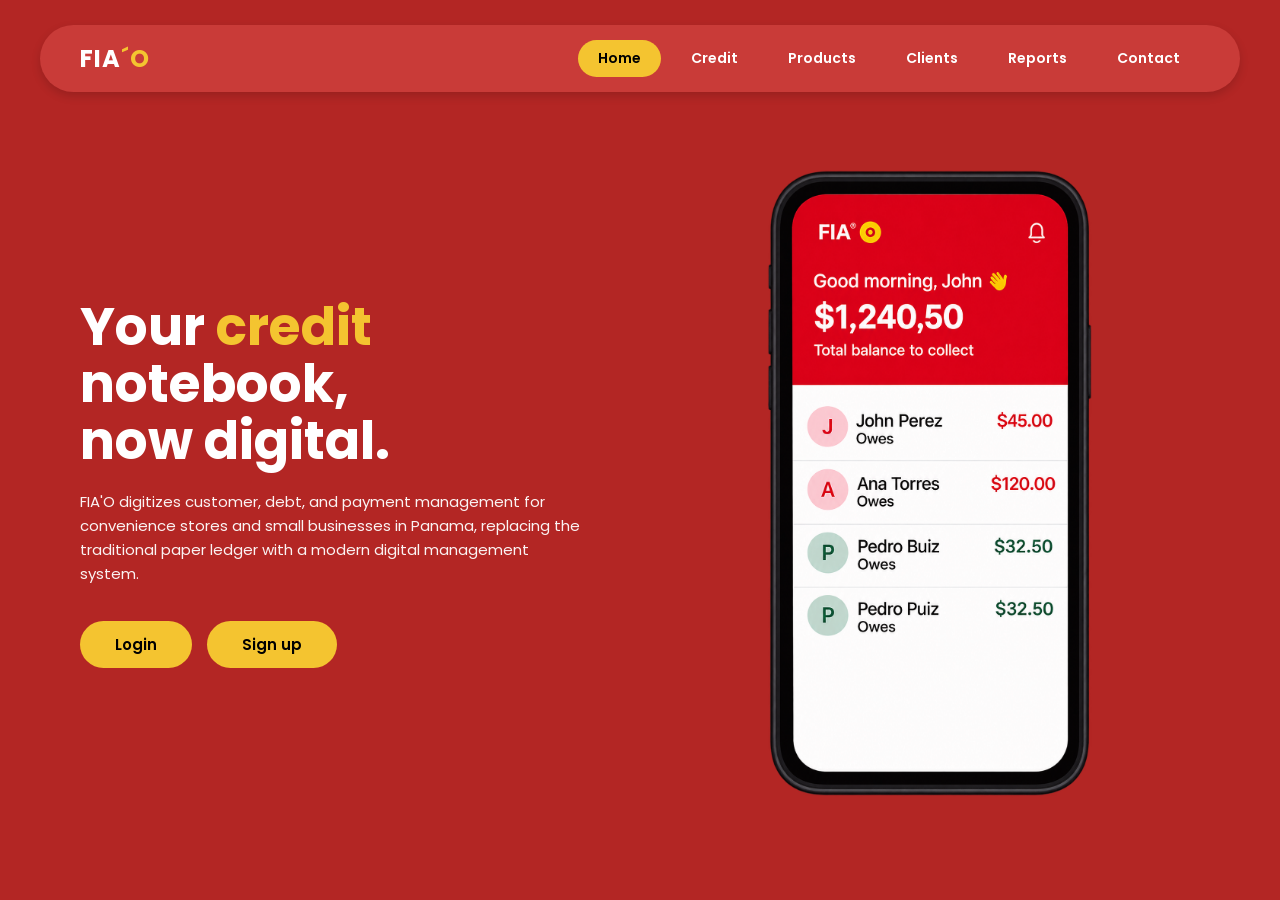
<file: Index.html>
<!DOCTYPE html>
<html lang="en">
<head>
    <meta charset="UTF-8">
    <meta name="viewport" content="width=device-width, initial-scale=1.0">
    <title>FIA'O - Digital Notebook</title>
    <link rel="stylesheet" href="asset/css/style.css">
    <!-- Fuente moderna de Google Fonts -->
     <link href="https://fonts.googleapis.com/css2?family=Poppins:wght@400;500;600;700&display=swap" rel="stylesheet">
</head>
<body>
 
    <!-- BARRA DE NAVEGACIÓN -->
    <header class="navbar">
        <div class="logo">FIA<span class="yellow-text">´O</span></div>
        <nav class="nav-links">
            <a href="index.html" class="active">Home</a>
            <a href="credit.html">Credit</a>
            <a href="products.html">Products</a>
            <a href="clients.html">Clients</a>
            <a href="reports.html">Reports</a>
            <a href="contact.html">Contact</a>
        </nav>
    </header>
 
    <!-- CONTENIDO PRINCIPAL (HERO SECTION) -->
    <main class="hero-container">
       
        <!-- Columna Izquierda: Textos y Botones -->
        <div class="hero-text">
            <h1>Your <span class="yellow-text">credit</span> notebook,<br>now digital.</h1>
            <p>
                FIA'O digitizes customer, debt, and payment management for convenience stores
                and small businesses in Panama, replacing the traditional paper ledger with a
                modern digital management system.
            </p>
            <div class="hero-buttons">
    <a href="login.html" style="text-decoration: none;"><button class="btn-login">Login</button></a>
    <button class="btn-signup">Sign up</button>
</div>
        </div>
 
        <!-- Columna Derecha: Imagen del Teléfono -->
        <div class="hero-image">
            <img src="asset/img/movil.png" alt="FIA'O App en el teléfono">
        </div>
 
    </main>
 
</body>
</html>
</file>
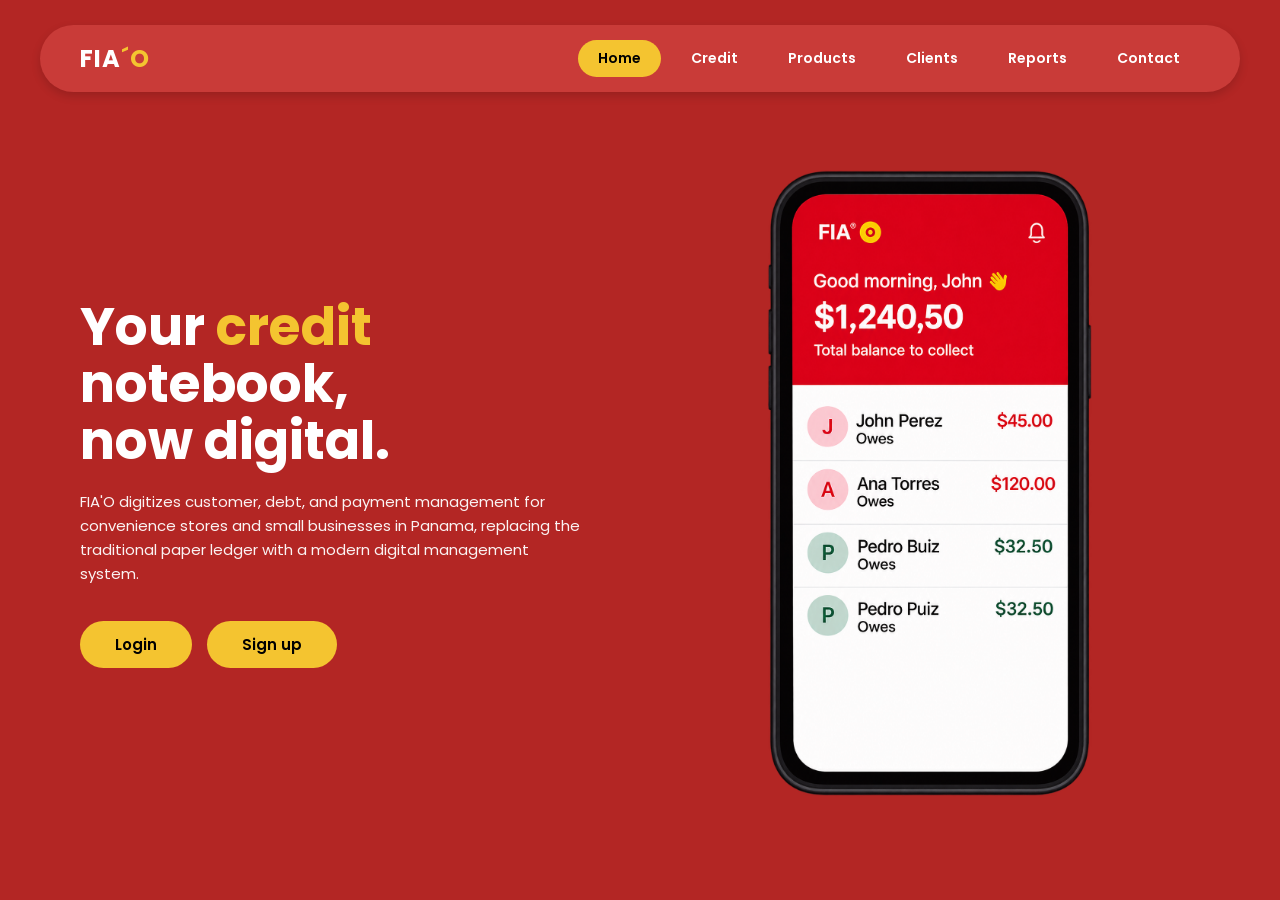
<file: index.html>
<!DOCTYPE html>
<html lang="en">
<head>
    <meta charset="UTF-8">
    <meta name="viewport" content="width=device-width, initial-scale=1.0">
    <title>FIA'O - Digital Notebook</title>
    <link rel="stylesheet" href="asset/css/style.css">
    <!-- Fuente moderna de Google Fonts -->
     <link href="https://fonts.googleapis.com/css2?family=Poppins:wght@400;500;600;700&display=swap" rel="stylesheet">
</head>
<body>
 
    <!-- BARRA DE NAVEGACIÓN -->
    <header class="navbar">
        <div class="logo">FIA<span class="yellow-text">´O</span></div>
        <nav class="nav-links">
            <a href="index.html" class="active">Home</a>
            <a href="credit.html">Credit</a>
            <a href="products.html">Products</a>
            <a href="clients.html">Clients</a>
            <a href="reports.html">Reports</a>
            <a href="contact.html">Contact</a>
        </nav>
    </header>
 
    <!-- CONTENIDO PRINCIPAL (HERO SECTION) -->
    <main class="hero-container">
       
        <!-- Columna Izquierda: Textos y Botones -->
        <div class="hero-text">
            <h1>Your <span class="yellow-text">credit</span> notebook,<br>now digital.</h1>
            <p>
                FIA'O digitizes customer, debt, and payment management for convenience stores
                and small businesses in Panama, replacing the traditional paper ledger with a
                modern digital management system.
            </p>

                <div class="hero-buttons">

                    <a href="Login.html" style="text-decoration: none;">
                        <button class="btn-login">Login</button>
                    </a>

                    <a href="singup.html" style="text-decoration: none;">
                        <button class="btn-signup">Sign up</button>
                    </a>

                </div>

        </div>
 
        <!-- Columna Derecha: Imagen del Teléfono -->
        <div class="hero-image">
            <img src="asset/img/movil.png" alt="FIA'O App en el teléfono">
        </div>
 
    </main>
 
</body>
</html>
</file>
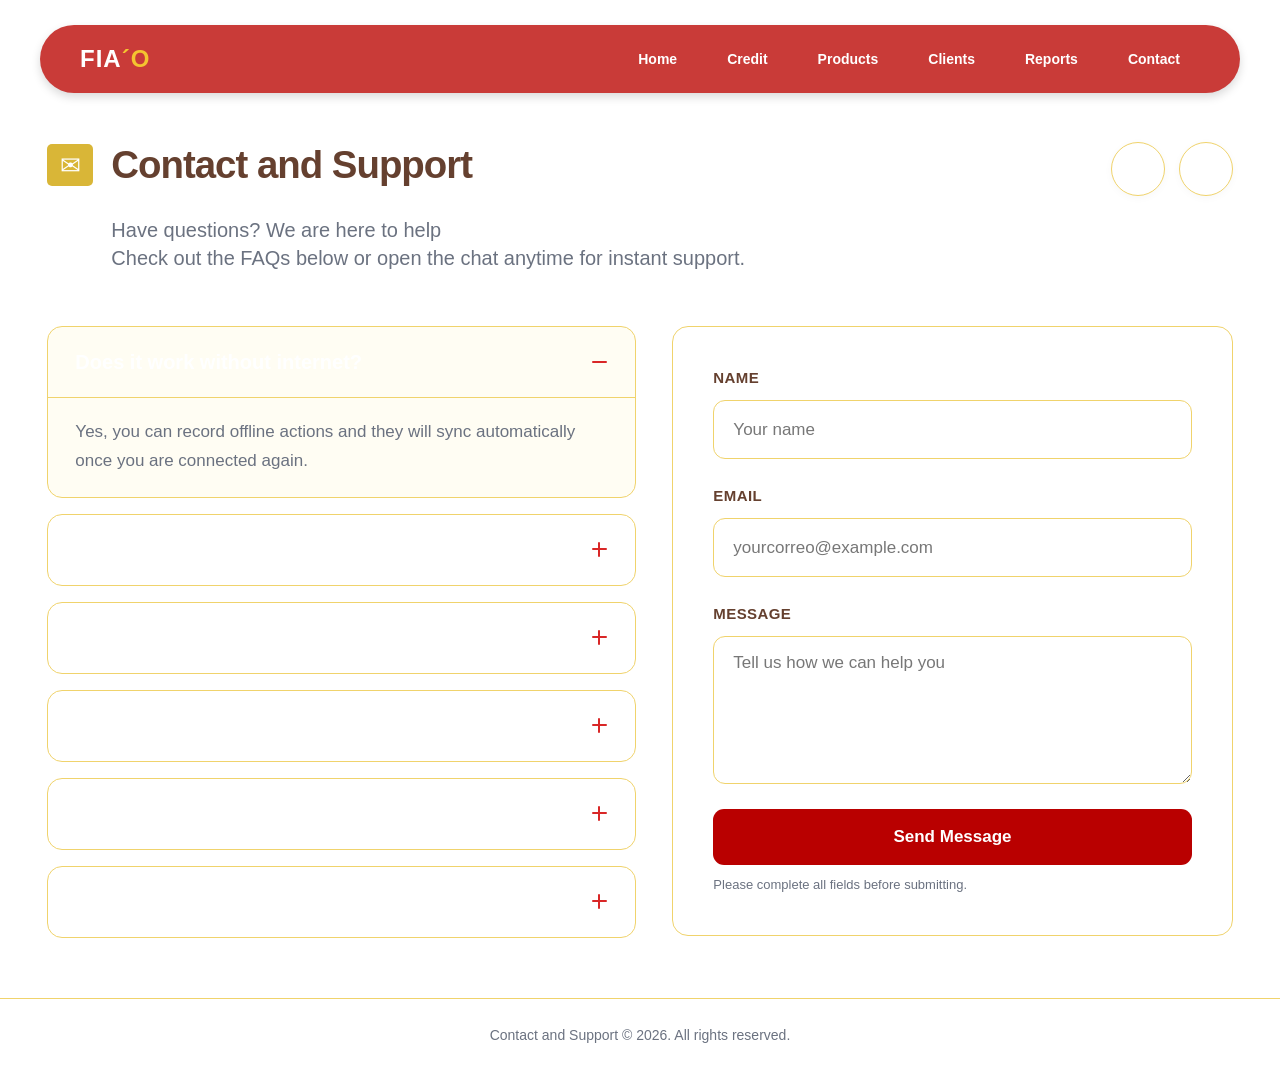
<file: contact.html>
<!DOCTYPE html>
<html lang="en">
<head>
    <meta charset="UTF-8">
    <meta name="viewport" content="width=device-width, initial-scale=1.0">
    <title>Contact and Support</title>
    <link rel="stylesheet" href="asset/css/contact.css">
</head>
<body>
    <!-- BARRA DE NAVEGACIÓN -->
    <header class="navbar">
        <div class="logo">FIA<span class="yellow-text">´O</span></div>
        <nav class="nav-links">
            <a href="index.html">Home</a>
            <a href="credit.html">Credit</a>
            <a href="products.html">Products</a>
            <a href="clients.html">Clients</a>
            <a href="reports.html">Reports</a>
            <a href="contact.html"><class="active">Contact</a>
        </nav>
    </header>

    <header class="page-header">
        <div class="heading">
            <div class="heading-icon" aria-hidden="true">✉</div>
            <div>
                <h1>Contact and Support</h1>
                <p>
                    Have questions? We are here to help<br>
                    Check out the FAQs below or open the chat anytime for instant support.
                </p>
            </div>
        </div>

        <div class="header-actions">
            <details class="language-menu">
                <summary aria-label="Choose language">文</summary>
                <div class="language-options">
                    <a href="#home">English</a>
                    <a href="#contact">Contact</a>
                </div>
            </details>

            <input type="checkbox" id="theme-toggle" class="theme-checkbox">
            <label for="theme-toggle" class="theme-button" aria-label="Toggle dark mode">
                ☾
            </label>
        </div>
    </header>

    <main class="support-layout" id="home">

        <section class="faq-section" aria-label="Frequently asked questions">

            <details class="faq-item" open>
                <summary>
                    <span>Does it work without internet?</span>
                    <span class="faq-icon" aria-hidden="true"></span>
                </summary>
                <div class="faq-answer">
                    Yes, you can record offline actions and they will sync
                    automatically once you are connected again.
                </div>
            </details>

            <details class="faq-item">
                <summary>
                    <span>How to start using the app?</span>
                    <span class="faq-icon" aria-hidden="true"></span>
                </summary>
                <div class="faq-answer">
                    Create your account, complete your profile, and follow
                    the instructions on your dashboard to get started.
                </div>
            </details>

            <details class="faq-item">
                <summary>
                    <span>Do payment reminders arrive automatically?</span>
                    <span class="faq-icon" aria-hidden="true"></span>
                </summary>
                <div class="faq-answer">
                    Yes, you can configure payment reminders in your settings
                    to help you keep track of upcoming payments.
                </div>
            </details>

            <details class="faq-item">
                <summary>
                    <span>Can I export my reports?</span>
                    <span class="faq-icon" aria-hidden="true"></span>
                </summary>
                <div class="faq-answer">
                    You can download your reports in supported formats
                    from the reports section of the app.
                </div>
            </details>

            <details class="faq-item">
                <summary>
                    <span>What if a customer doesn't pay?</span>
                    <span class="faq-icon" aria-hidden="true"></span>
                </summary>
                <div class="faq-answer">
                    Review the payment status, contact your customer,
                    and send a reminder when appropriate.
                </div>
            </details>

            <details class="faq-item">
                <summary>
                    <span>How can I contact support?</span>
                    <span class="faq-icon" aria-hidden="true"></span>
                </summary>
                <div class="faq-answer">
                    Fill out the contact form and include as much detail
                    as possible so the support team can assist you.
                </div>
            </details>

        </section>

        <section class="contact-section" id="contact">
            <form class="contact-form" action="#contact" method="get">

                <div class="form-group">
                    <label for="name">NAME</label>
                    <input
                        type="text"
                        id="name"
                        name="name"
                        placeholder="Your name"
                        required
                    >
                </div>

                <div class="form-group">
                    <label for="email">EMAIL</label>
                    <input
                        type="email"
                        id="email"
                        name="email"
                        placeholder="yourcorreo@example.com"
                        required
                    >
                </div>

                <div class="form-group">
                    <label for="message">MESSAGE</label>
                    <textarea
                        id="message"
                        name="message"
                        placeholder="Tell us how we can help you"
                        required
                    ></textarea>
                </div>

                <button type="submit" class="submit-button">
                    Send Message
                </button>

                <p class="form-note">
                    Please complete all fields before submitting.
                </p>

            </form>
        </section>

    </main>

    <footer class="page-footer">
        <p>Contact and Support &copy; 2026. All rights reserved.</p>
    </footer>

</body>
</html>
</file>
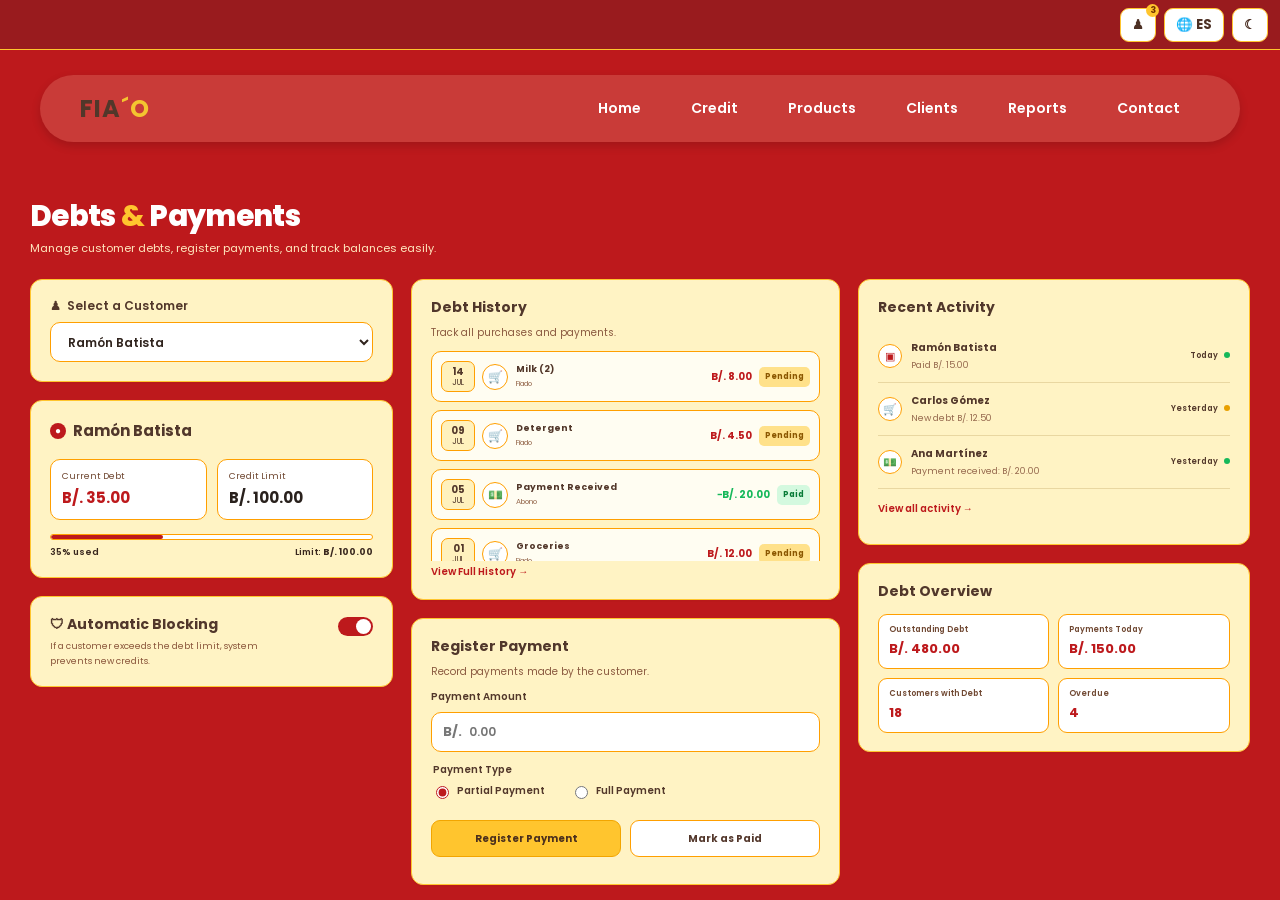
<file: credit.html>
<!DOCTYPE html>
<html lang="en">
<head>
  <meta charset="UTF-8">
  <meta name="viewport" content="width=device-width, initial-scale=1.0">
  <title>Debts & Payments</title>
  <link rel="stylesheet" href="asset/css/credit.style.css">
</head>
<body>
  <header class="topbar">
    <div class="top-actions">
      <button class="top-button" aria-label="Notifications">♟ <span class="notification-count">3</span></button>
      <button class="top-button" id="languageButton">🌐 ES</button>
      <button class="top-button" id="themeButton" aria-label="Toggle theme">☾</button>
    </div>
  </header>

  <!-- BARRA DE NAVEGACIÓN -->
    <header class="navbar">
        <div class="logo">FIA<span class="yellow-text">´O</span></div>
        <nav class="nav-links">
            <a href="index.html">Home</a>
            <a href="credit.html"><class="active">Credit</a>
            <a href="products.html">Products</a>
            <a href="clients.html">Clients</a>
            <a href="reports.html">Reports</a>
            <a href="contact.html">Contact</a>
        </nav>
    </header>

  <main class="dashboard">
    <section class="page-heading">
      <h1>Debts <span>&amp;</span> Payments</h1>
      <p>Manage customer debts, register payments, and track balances easily.</p>
    </section>

    <div class="dashboard-grid">
      <section class="column left-column">
        <article class="card customer-picker">
          <label for="customerSelect">♟ &nbsp;Select a Customer</label>
          <select id="customerSelect">
            <option value="ramon">Ramón Batista</option>
            <option value="carlos">Carlos Gómez</option>
            <option value="ana">Ana Martínez</option>
          </select>
        </article>

        <article class="card customer-card">
          <h2><span class="person-icon">●</span> <span id="customerName">Ramón Batista</span></h2>
          <div class="balance-grid">
            <div class="balance-box">
              <small>Current Debt</small>
              <strong id="currentDebt">B/. 35.00</strong>
            </div>
            <div class="balance-box">
              <small>Credit Limit</small>
              <strong class="dark" id="creditLimit">B/. 100.00</strong>
            </div>
          </div>
          <div class="progress-track"><div class="progress-fill" id="progressFill"></div></div>
          <div class="progress-labels">
            <span id="usageLabel">35% used</span>
            <span>Limit: <b id="limitLabel">B/. 100.00</b></span>
          </div>
        </article>

        <article class="card blocking-card">
          <div class="blocking-title">
            <h2>🛡 Automatic Blocking</h2>
            <button class="toggle active" id="blockingToggle" aria-label="Toggle automatic blocking"><span></span></button>
          </div>
          <p>If a customer exceeds the debt limit, system prevents new credits.</p>
          <p class="toggle-status" id="toggleStatus">Automatic blocking is enabled.</p>
        </article>
      </section>

      <section class="column middle-column">
        <article class="card history-card">
          <h2>Debt History</h2>
          <p class="muted">Track all purchases and payments.</p>

          <div class="history-list" id="historyList">
            <div class="history-item">
              <div class="date-badge"><b>14</b><span>JUL</span></div>
              <div class="round-icon">🛒</div>
              <div class="history-description"><b>Milk (2)</b><small>Fiado</small></div>
              <strong class="amount">B/. 8.00</strong>
              <span class="status pending">Pending</span>
            </div>

            <div class="history-item">
              <div class="date-badge"><b>09</b><span>JUL</span></div>
              <div class="round-icon">🛒</div>
              <div class="history-description"><b>Detergent</b><small>Fiado</small></div>
              <strong class="amount">B/. 4.50</strong>
              <span class="status pending">Pending</span>
            </div>

            <div class="history-item">
              <div class="date-badge"><b>05</b><span>JUL</span></div>
              <div class="round-icon">💵</div>
              <div class="history-description"><b>Payment Received</b><small>Abono</small></div>
              <strong class="amount paid-amount">−B/. 20.00</strong>
              <span class="status paid">Paid</span>
            </div>

            <div class="history-item">
              <div class="date-badge"><b>01</b><span>JUL</span></div>
              <div class="round-icon">🛒</div>
              <div class="history-description"><b>Groceries</b><small>Fiado</small></div>
              <strong class="amount">B/. 12.00</strong>
              <span class="status pending">Pending</span>
            </div>
          </div>

          <button class="text-link" id="historyButton">View Full History →</button>
        </article>

        <article class="card payment-card">
          <h2>Register Payment</h2>
          <p class="muted">Record payments made by the customer.</p>

          <form id="paymentForm">
            <label for="paymentAmount">Payment Amount</label>
            <div class="amount-input">
              <span>B/.</span>
              <input id="paymentAmount" type="number" min="0.01" step="0.01" placeholder="0.00" required>
            </div>

            <fieldset>
              <legend>Payment Type</legend>
              <label class="radio-label">
                <input type="radio" name="paymentType" value="partial" checked>
                Partial Payment
              </label>
              <label class="radio-label">
                <input type="radio" name="paymentType" value="full">
                Full Payment
              </label>
            </fieldset>

            <div class="payment-actions">
              <button class="primary-button" type="submit">Register Payment</button>
              <button class="secondary-button" type="button" id="markPaidButton">Mark as Paid</button>
            </div>
            <p class="form-message" id="formMessage" role="status"></p>
          </form>
        </article>
      </section>

      <section class="column right-column">
        <article class="card activity-card">
          <h2>Recent Activity</h2>

          <div class="activity-item">
            <span class="activity-icon">▣</span>
            <div><b>Ramón Batista</b><small>Paid B/. 15.00</small></div>
            <span class="activity-time">Today <i class="dot green"></i></span>
          </div>

          <div class="activity-item">
            <span class="activity-icon">🛒</span>
            <div><b>Carlos Gómez</b><small>New debt B/. 12.50</small></div>
            <span class="activity-time">Yesterday <i class="dot orange"></i></span>
          </div>

          <div class="activity-item">
            <span class="activity-icon">💵</span>
            <div><b>Ana Martínez</b><small>Payment received: B/. 20.00</small></div>
            <span class="activity-time">Yesterday <i class="dot green"></i></span>
          </div>

          <button class="text-link" id="activityButton">View all activity →</button>
          <p class="activity-message" id="activityMessage"></p>
        </article>

        <article class="card overview-card">
          <h2>Debt Overview</h2>
          <div class="overview-grid">
            <div><small>Outstanding Debt</small><strong>B/. 480.00</strong></div>
            <div><small>Payments Today</small><strong>B/. 150.00</strong></div>
            <div><small>Customers with Debt</small><strong>18</strong></div>
            <div><small>Overdue</small><strong>4</strong></div>
          </div>
        </article>
      </section>
    </div>
  </main>

  <script>
    const customers = {
      ramon: { name: "Ramón Batista", debt: 35, limit: 100 },
      carlos: { name: "Carlos Gómez", debt: 12.5, limit: 80 },
      ana: { name: "Ana Martínez", debt: 20, limit: 120 }
    };

    const money = value => "B/. " + value.toFixed(2);
    const customerSelect = document.getElementById("customerSelect");

    function updateCustomer() {
      const customer = customers[customerSelect.value];

      document.getElementById("customerName").textContent = customer.name;
      document.getElementById("currentDebt").textContent = money(customer.debt);
      document.getElementById("creditLimit").textContent = money(customer.limit);
      document.getElementById("limitLabel").textContent = money(customer.limit);

      const percent = Math.min(100, Math.round(customer.debt / customer.limit * 100));

      document.getElementById("progressFill").style.width = percent + "%";
      document.getElementById("usageLabel").textContent = percent + "% used";
    }

    customerSelect.addEventListener("change", updateCustomer);

    const toggle = document.getElementById("blockingToggle");

    toggle.addEventListener("click", () => {
      toggle.classList.toggle("active");

      const enabled = toggle.classList.contains("active");

      document.getElementById("toggleStatus").textContent = enabled
        ? "Automatic blocking is enabled."
        : "Automatic blocking is disabled.";
    });

    document.getElementById("paymentForm").addEventListener("submit", event => {
      event.preventDefault();

      const amountInput = document.getElementById("paymentAmount");
      const amount = Number(amountInput.value);
      const customer = customers[customerSelect.value];
      const message = document.getElementById("formMessage");

      if (!Number.isFinite(amount) || amount <= 0) {
        message.textContent = "Enter a valid payment amount.";
        return;
      }

      customer.debt = Math.max(0, customer.debt - amount);
      updateCustomer();

      message.textContent = "Payment of " + money(amount) + " registered for " + customer.name + ".";
      amountInput.value = "";
    });

    document.getElementById("markPaidButton").addEventListener("click", () => {
      const customer = customers[customerSelect.value];
      const previousDebt = customer.debt;

      customer.debt = 0;
      updateCustomer();

      document.getElementById("formMessage").textContent =
        previousDebt > 0
          ? customer.name + "'s balance was marked as paid."
          : "This customer has no outstanding debt.";
    });

    document.getElementById("historyButton").addEventListener("click", () => {
      const list = document.getElementById("historyList");

      list.classList.toggle("expanded");

      document.getElementById("historyButton").textContent =
        list.classList.contains("expanded")
          ? "Show Less ↑"
          : "View Full History →";
    });

    document.getElementById("activityButton").addEventListener("click", () => {
      document.getElementById("activityMessage").textContent =
        "Showing the latest customer transactions.";
    });

    document.getElementById("languageButton").addEventListener("click", () => {
      const button = document.getElementById("languageButton");

      button.textContent = button.textContent.includes("ES")
        ? "🌐 EN"
        : "🌐 ES";
    });

    document.getElementById("themeButton").addEventListener("click", () => {
      document.body.classList.toggle("dark-mode");

      document.getElementById("themeButton").textContent =
        document.body.classList.contains("dark-mode") ? "☀" : "☾";
    });
  </script>
</body>
</html>
</file>
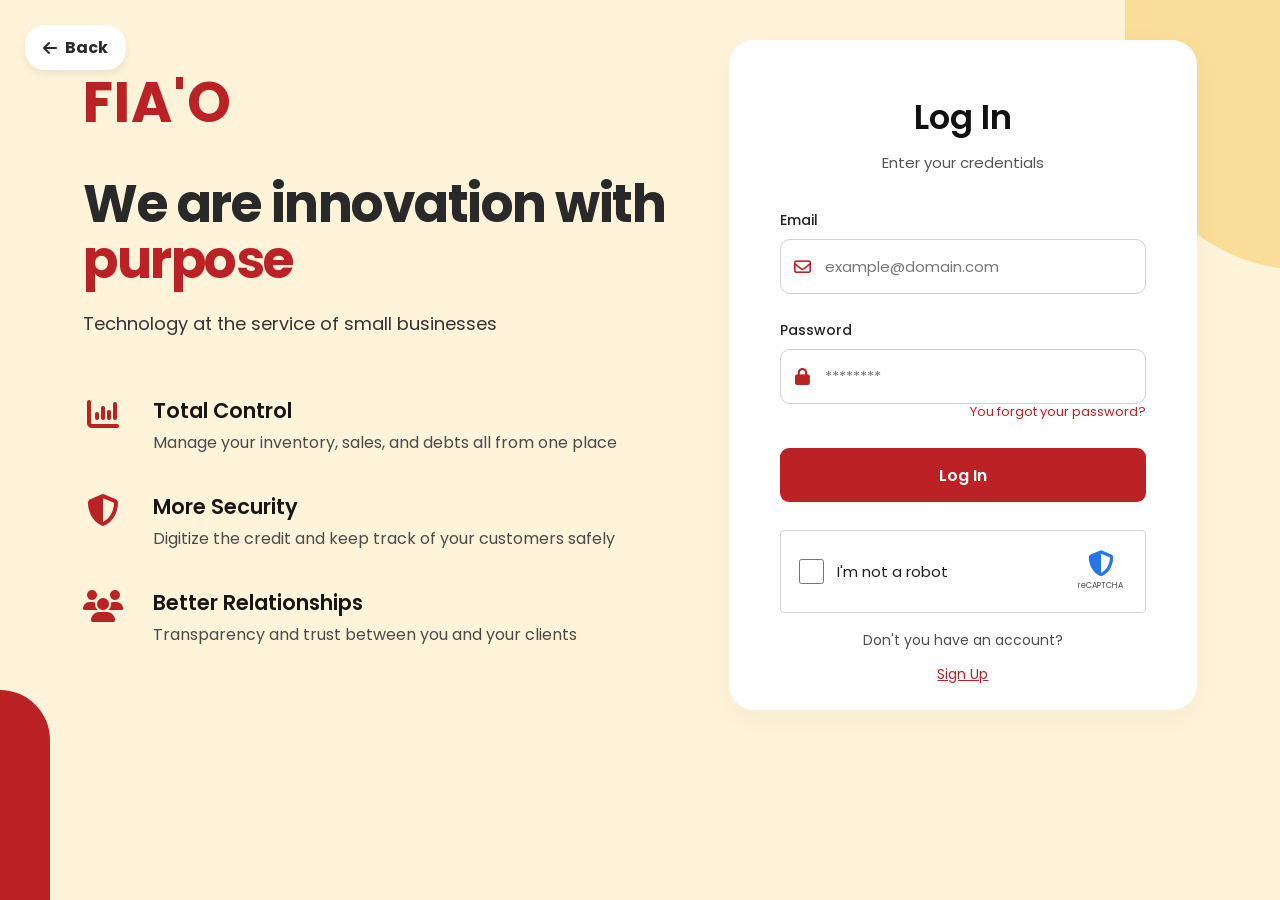
<file: login.html>
<!DOCTYPE html>
<html lang="es">

<head>
    <meta charset="UTF-8">
    <meta name="viewport" content="width=device-width, initial-scale=1.0">

    <title>FIA'O - Login</title>

    <!-- Google Fonts -->
    <link rel="preconnect" href="https://fonts.googleapis.com?1794489794913">
    <link rel="preconnect" href="https://fonts.gstatic.com?1794489809588" crossorigin>

    <link
        href="https://fonts.googleapis.com/css2?family=Poppins:wght@400;500;600;700&display=swap"
        rel="stylesheet"
    >

    <!-- Font Awesome -->
    <link
        rel="stylesheet"
        href="https://cdnjs.cloudflare.com/ajax/libs/font-awesome/6.5.2/css/all.min.css"
    >

    <!-- CSS -->
    <link rel="stylesheet" href="asset/css/login.style.css">

</head>

<body>

    <main class="login-page">

        <!-- Back to Home Button -->
        <a href="Index.html" class="back-btn" title="Back to Home">
            <i class="fa-solid fa-arrow-left"></i> Back
        </a>

        <!-- Decoración -->
        <div class="decoration decoration-top"></div>
        <div class="decoration decoration-bottom"></div>


        <!-- SECCIÓN IZQUIERDA -->

        <section class="presentation">

            <div class="logo">
                FIA'O
            </div>

            <h1>
                We are innovation with
                <span>purpose</span>
            </h1>

            <p class="subtitle">
                Technology at the service of small businesses
            </p>

            <!-- Beneficios -->
            <div class="benefits">

                <!-- Beneficio 1 -->
                <div class="benefit">

                    <div class="benefit-icon">
                        <i class="fa-solid fa-chart-column"></i>
                    </div>

                    <div class="benefit-content">
                        <h3>Total Control</h3>

                        <p>
                            Manage your inventory, sales, and debts all from one place
                        </p>
                    </div>

                </div>

                <!-- Beneficio 2 -->
                <div class="benefit">

                    <div class="benefit-icon">
                        <i class="fa-solid fa-shield-halved"></i>
                    </div>

                    <div class="benefit-content">
                        <h3>More Security</h3>

                        <p>
                            Digitize the credit and keep track of your customers safely
                        </p>
                    </div>

                </div>

                <!-- Beneficio 3 -->
                <div class="benefit">

                    <div class="benefit-icon">
                        <i class="fa-solid fa-users"></i>
                    </div>

                    <div class="benefit-content">
                        <h3>Better Relationships</h3>

                        <p>
                            Transparency and trust between you and your clients
                        </p>
                    </div>

                </div>

            </div>

        </section>


        <!-- SECCIÓN LOGIN -->

        <section class="login-container">

            <div class="login-card">

                <div class="login-header">

                    <h2>Log In</h2>

                    <p>
                        Enter your credentials
                    </p>

                </div>

                <form class="login-form" id="loginForm">

                    <!-- Email -->
                    <div class="form-group">

                        <label for="email">
                            Email
                        </label>

                        <div class="input-container">

                            <i class="fa-regular fa-envelope"></i>

                            <input
                                type="email"
                                id="email"
                                name="email"
                                placeholder="example@domain.com"
                                required
                            >

                        </div>

                    </div>


                    <!-- Password -->
                    <div class="form-group password-group">

                        <label for="password">
                            Password
                        </label>

                        <div class="input-container">

                            <i class="fa-solid fa-lock"></i>

                            <input
                                type="password"
                                id="password"
                                name="password"
                                placeholder="********"
                                required
                            >

                        </div>

                        <!-- Forgot Password -->
                        <a
                            href="#"
                            class="forgot-password"
                            id="forgotPassword"
                        >
                            You forgot your password?
                        </a>

                    </div>


                    <!-- Botón Login -->

                        <a href="credit.html" class="login-button">
                            Log In
                        </a>


                    <!-- Captcha -->
<div class="captcha">

    <input type="checkbox" id="humanCheck">

    <label for="humanCheck">
        I'm not a robot
    </label>

    <div class="captcha-logo">
        <i class="fa-solid fa-shield-halved"></i>
        <small>reCAPTCHA</small>
    </div>

</div>

                    <!-- Registro -->
                    <div class="signup">

                        <p>
                            Don't you have an account?
                        </p>

                        <a href="singup.html">
                            Sign Up
                        </a>

                    </div>

                </form>

            </div>

        </section>

    </main>


    <!-- =================================
         MODAL RESET PASSWORD
    ================================== -->

    <div
        class="reset-overlay"
        id="resetModal"
        aria-hidden="true"
    >

        <div
            class="reset-card"
            role="dialog"
            aria-modal="true"
            aria-labelledby="resetTitle"
        >

            <h3 id="resetTitle">
                Reset Password
            </h3>

            <p>
                Enter your email to receive the reset code.
            </p>

            <form id="resetForm">

                <input
                    type="email"
                    id="resetEmail"
                    name="resetEmail"
                    placeholder="your-email@domain.com"
                    required
                >

                <div class="reset-buttons">

                    <button
                        type="button"
                        id="cancelReset"
                    >
                        Cancel
                    </button>

                    <button type="submit">
                        Send
                    </button>

                </div>

            </form>

        </div>

    </div>


    <!-- JAVASCRIPT -->

    <script>

        const forgotPassword =
            document.getElementById("forgotPassword");

        const resetModal =
            document.getElementById("resetModal");

        const cancelReset =
            document.getElementById("cancelReset");

        const resetForm =
            document.getElementById("resetForm");

        const resetEmail =
            document.getElementById("resetEmail");


        // ABRIR MODAL
        forgotPassword.addEventListener("click", function(event) {

            event.preventDefault();

            // Colocar automáticamente el correo del login
            const loginEmail =
                document.getElementById("email").value;

            resetEmail.value = loginEmail;

            resetModal.classList.add("active");

            resetModal.setAttribute("aria-hidden", "false");

            resetEmail.focus();

        });


        // CERRAR MODAL CON CANCEL
        cancelReset.addEventListener("click", function() {

            resetModal.classList.remove("active");

            resetModal.setAttribute("aria-hidden", "true");

            resetForm.reset();

        });


        // CERRAR AL HACER CLIC FUERA DE LA VENTANA
        resetModal.addEventListener("click", function(event) {

            if (event.target === resetModal) {

                resetModal.classList.remove("active");

                resetModal.setAttribute("aria-hidden", "true");

                resetForm.reset();

            }

        });


        // CERRAR CON ESCAPE
        document.addEventListener("keydown", function(event) {

            if (event.key === "Escape" &&
                resetModal.classList.contains("active")) {

                resetModal.classList.remove("active");

                resetModal.setAttribute("aria-hidden", "true");

                resetForm.reset();

            }

        });


        // ENVIAR SOLICITUD
        resetForm.addEventListener("submit", function(event) {

            event.preventDefault();

            const email = resetEmail.value;

            alert("Password reset request for: " + email);

            resetModal.classList.remove("active");

            resetModal.setAttribute("aria-hidden", "true");

            resetForm.reset();

        });

    </script>

</body>
</html>
</file>
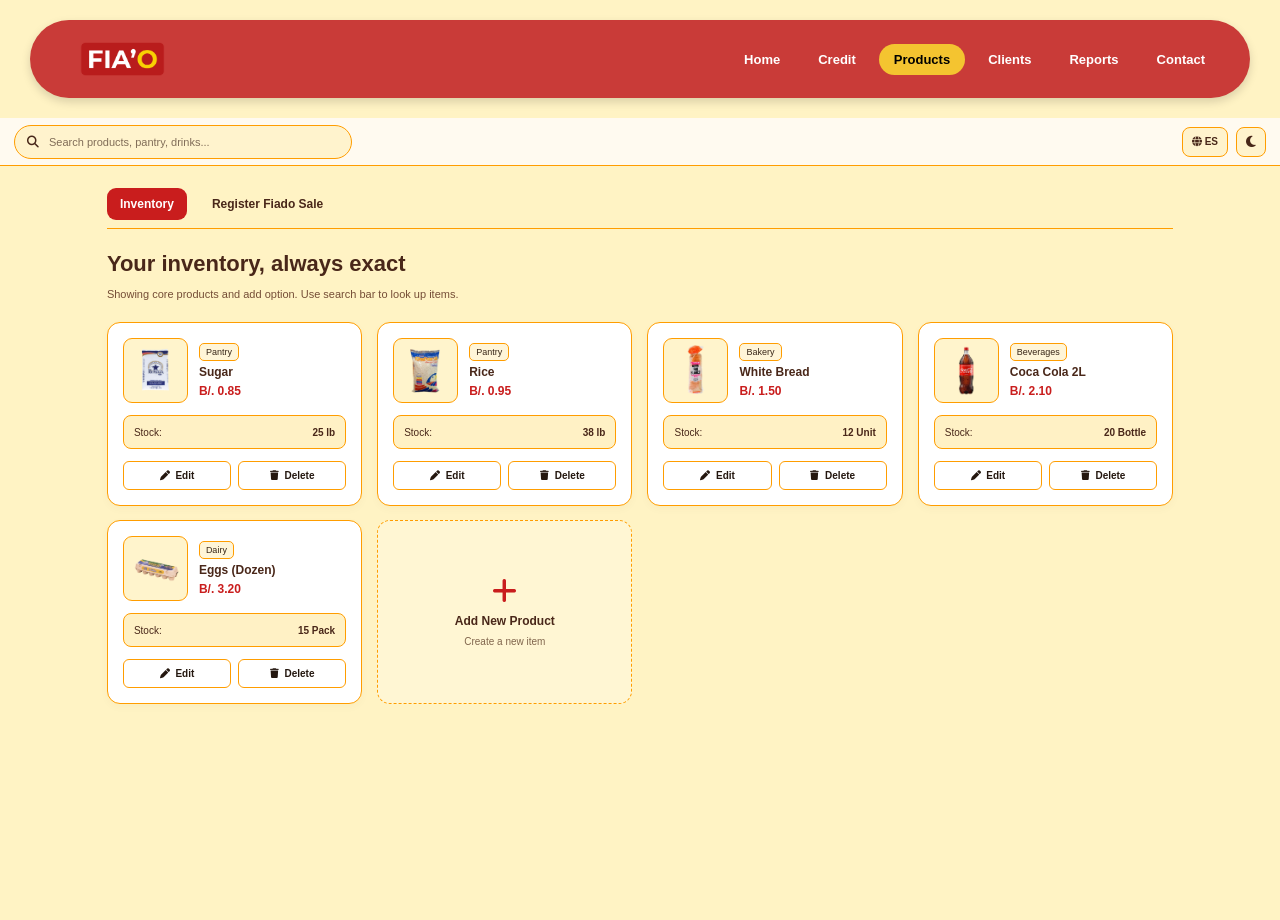
<file: products.html>
<!DOCTYPE html>
<html lang="es">
<head>
    <meta charset="UTF-8">
    <meta name="viewport" content="width=device-width, initial-scale=1.0">
    <title>FIA'O - Inventario</title>
 
    <link rel="stylesheet" href="asset/css/products.css">
    <link rel="stylesheet"
        href="https://cdnjs.cloudflare.com/ajax/libs/font-awesome/6.5.0/css/all.min.css">
</head>
 
<body>
 
    <!-- BARRA DE NAVEGACIÓN -->
    <header class="navbar">
 
        <!-- ESPACIO PARA EL LOGO -->
        <a href="login.html" class="logo" aria-label="FIA'O - Inicio">
            <img src="asset/img/LOgO (1).png" alt="Logo FIA'O">
        </a>
 
        <!-- ENLACES DE NAVEGACIÓN -->
        <nav class="nav-links">
            <a href="index.html">Home</a>
            <a href="credit.html">Credit</a>
            <a href="products.html" class="active">Products</a>
            <a href="clients.html">Clients</a>
            <a href="reports.html">Reports</a>
            <a href="contact.html">Contact</a>
        </nav>
 
    </header>
 
    <!-- BARRA SUPERIOR -->
    <header class="topbar">
 
        <!-- BUSCADOR -->
        <div class="search-box">
            <i class="fa-solid fa-magnifying-glass"></i>
            <input type="search"
                placeholder="Search products, pantry, drinks..."
                aria-label="Buscar productos">
        </div>
 
        <!-- ACCIONES -->
        <div class="top-actions">
            <button class="language" type="button">
                <i class="fa-solid fa-globe"></i> ES
            </button>
 
            <button class="theme-button" type="button"
                aria-label="Cambiar tema">
                <i class="fa-solid fa-moon"></i>
            </button>
        </div>
 
    </header>
 
    <!-- CONTENIDO PRINCIPAL -->
    <main class="container">
 
        <!-- PESTAÑAS -->
        <nav class="tabs">
            <button class="tab active" type="button">Inventory</button>
            <button class="tab" type="button">Register Fiado Sale</button>
        </nav>
 
        <!-- TÍTULO -->
        <section class="inventory-header">
            <h1>Your inventory, always exact</h1>
            <p>
                Showing core products and add option.
                Use search bar to look up items.
            </p>
        </section>
 
        <!-- CUADRÍCULA DE PRODUCTOS -->
        <section class="product-grid" id="productGrid">
 
            <!-- PRODUCTO 1: AZÚCAR -->
            <article class="product-card" data-name="sugar">
                <div class="product-info">
 
                    <div class="product-image">
                        <!-- REEMPLAZA LA RUTA POR TU IMAGEN -->
                        <img src="asset/img/Sugar.png" alt="Azúcar">
                    </div>
 
                    <div class="product-details">
                        <span class="category">Pantry</span>
                        <h3>Sugar</h3>
                        <strong class="price">B/. 0.85</strong>
                    </div>
 
                </div>
 
                <div class="stock">
                    <span>Stock:</span>
                    <strong>25 lb</strong>
                </div>
 
                <div class="card-actions">
                    <button class="action-button" type="button"
                        onclick="editProduct('Sugar')">
                        <i class="fa-solid fa-pen"></i> Edit
                    </button>
 
                    <button class="action-button" type="button"
                        onclick="deleteProduct(this)">
                        <i class="fa-solid fa-trash"></i> Delete
                    </button>
                </div>
            </article>
 
            <!-- PRODUCTO 2: ARROZ -->
            <article class="product-card" data-name="rice">
                <div class="product-info">
 
                    <div class="product-image">
                        <!-- REEMPLAZA LA RUTA POR TU IMAGEN -->
                        <img src="asset/img/Rice.png" alt="Arroz">
                    </div>
 
                    <div class="product-details">
                        <span class="category">Pantry</span>
                        <h3>Rice</h3>
                        <strong class="price">B/. 0.95</strong>
                    </div>
 
                </div>
 
                <div class="stock">
                    <span>Stock:</span>
                    <strong>38 lb</strong>
                </div>
 
                <div class="card-actions">
                    <button class="action-button" type="button"
                        onclick="editProduct('Rice')">
                        <i class="fa-solid fa-pen"></i> Edit
                    </button>
 
                    <button class="action-button" type="button"
                        onclick="deleteProduct(this)">
                        <i class="fa-solid fa-trash"></i> Delete
                    </button>
                </div>
            </article>
 
            <!-- PRODUCTO 3: PAN BLANCO -->
            <article class="product-card" data-name="white bread">
                <div class="product-info">
 
                    <div class="product-image">
                        <!-- REEMPLAZA LA RUTA POR TU IMAGEN -->
                        <img src="asset/img/Pan.png" alt="Pan blanco">
                    </div>
 
                    <div class="product-details">
                        <span class="category">Bakery</span>
                        <h3>White Bread</h3>
                        <strong class="price">B/. 1.50</strong>
                    </div>
 
                </div>
 
                <div class="stock">
                    <span>Stock:</span>
                    <strong>12 Unit</strong>
                </div>
 
                <div class="card-actions">
                    <button class="action-button" type="button"
                        onclick="editProduct('White Bread')">
                        <i class="fa-solid fa-pen"></i> Edit
                    </button>
 
                    <button class="action-button" type="button"
                        onclick="deleteProduct(this)">
                        <i class="fa-solid fa-trash"></i> Delete
                    </button>
                </div>
            </article>
 
            <!-- PRODUCTO 4: COCA-COLA -->
            <article class="product-card" data-name="coca cola">
                <div class="product-info">
 
                    <div class="product-image">
                        <!-- REEMPLAZA LA RUTA POR TU IMAGEN -->
                        <img src="asset/img/Coca.png" alt="Coca-Cola">
                    </div>
 
                    <div class="product-details">
                        <span class="category">Beverages</span>
                        <h3>Coca Cola 2L</h3>
                        <strong class="price">B/. 2.10</strong>
                    </div>
 
                </div>
 
                <div class="stock">
                    <span>Stock:</span>
                    <strong>20 Bottle</strong>
                </div>
 
                <div class="card-actions">
                    <button class="action-button" type="button"
                        onclick="editProduct('Coca Cola 2L')">
                        <i class="fa-solid fa-pen"></i> Edit
                    </button>
 
                    <button class="action-button" type="button"
                        onclick="deleteProduct(this)">
                        <i class="fa-solid fa-trash"></i> Delete
                    </button>
                </div>
            </article>
 
            <!-- PRODUCTO 5: HUEVOS -->
            <article class="product-card" data-name="eggs">
                <div class="product-info">
 
                    <div class="product-image">
                        <!-- REEMPLAZA LA RUTA POR TU IMAGEN -->
                        <img src="asset/img/Egg.png" alt="Egg">
                    </div>
 
                    <div class="product-details">
                        <span class="category">Dairy</span>
                        <h3>Eggs (Dozen)</h3>
                        <strong class="price">B/. 3.20</strong>
                    </div>
 
                </div>
 
                <div class="stock">
                    <span>Stock:</span>
                    <strong>15 Pack</strong>
                </div>
 
                <div class="card-actions">
                    <button class="action-button" type="button"
                        onclick="editProduct('Eggs (Dozen)')">
                        <i class="fa-solid fa-pen"></i> Edit
                    </button>
 
                    <button class="action-button" type="button"
                        onclick="deleteProduct(this)">
                        <i class="fa-solid fa-trash"></i> Delete
                    </button>
                </div>
            </article>
 
            <!-- BOTÓN PARA AGREGAR PRODUCTOS -->
            <button class="add-product" type="button"
                onclick="addProduct()">
                <i class="fa-solid fa-plus"></i>
                <strong>Add New Product</strong>
                <span>Create a new item</span>
            </button>
 
        </section>
    </main>
 
    <!-- FUNCIONES JAVASCRIPT -->
    <script>
 
        // BUSCAR PRODUCTOS
        const searchInput = document.querySelector('.search-box input');
 
        searchInput.addEventListener('input', function () {
            const search = this.value.toLowerCase();
 
            document.querySelectorAll('.product-card').forEach(card => {
                const name = card.dataset.name.toLowerCase();
 
                card.style.display = name.includes(search) ? '' : 'none';
            });
        });
 
        // ELIMINAR PRODUCTOS
        function deleteProduct(button) {
            const confirmDelete = confirm(
                '¿Deseas eliminar este producto?'
            );
 
            if (confirmDelete) {
                button.closest('.product-card').remove();
            }
        }
 
        // EDITAR PRODUCTOS
        function editProduct(name) {
            alert('Editar producto: ' + name);
        }
 
        // AGREGAR PRODUCTOS
        function addProduct() {
            const name = prompt('Nombre del nuevo producto:');
 
            if (name && name.trim()) {
                const grid = document.getElementById('productGrid');
                const card = document.createElement('article');
 
                card.className = 'product-card';
                card.dataset.name = name.trim().toLowerCase();
 
                card.innerHTML = `
                    <div class="product-info">
                        <div class="product-image new-image">
                            <i class="fa-solid fa-box"></i>
                        </div>
 
                        <div class="product-details">
                            <span class="category">General</span>
                            <h3></h3>
                            <strong class="price">B/. 0.00</strong>
                        </div>
                    </div>
 
                    <div class="stock">
                        <span>Stock:</span>
                        <strong>0 Unit</strong>
                    </div>
 
                    <div class="card-actions">
                        <button class="action-button" type="button"
                            onclick="editProduct(this.closest('.product-card').querySelector('h3').textContent)">
                            <i class="fa-solid fa-pen"></i> Edit
                        </button>
 
                        <button class="action-button" type="button"
                            onclick="deleteProduct(this)">
                            <i class="fa-solid fa-trash"></i> Delete
                        </button>
                    </div>
                `;
 
                card.querySelector('h3').textContent = name.trim();
 
                const addButton = grid.querySelector('.add-product');
                grid.insertBefore(card, addButton);
            }
        }
 
        // CAMBIAR ENTRE TEMA CLARO Y OSCURO
        document.querySelector('.theme-button').addEventListener('click', () => {
            document.body.classList.toggle('dark-mode');
        });
 
    </script>
 
</body>
</html
</file>
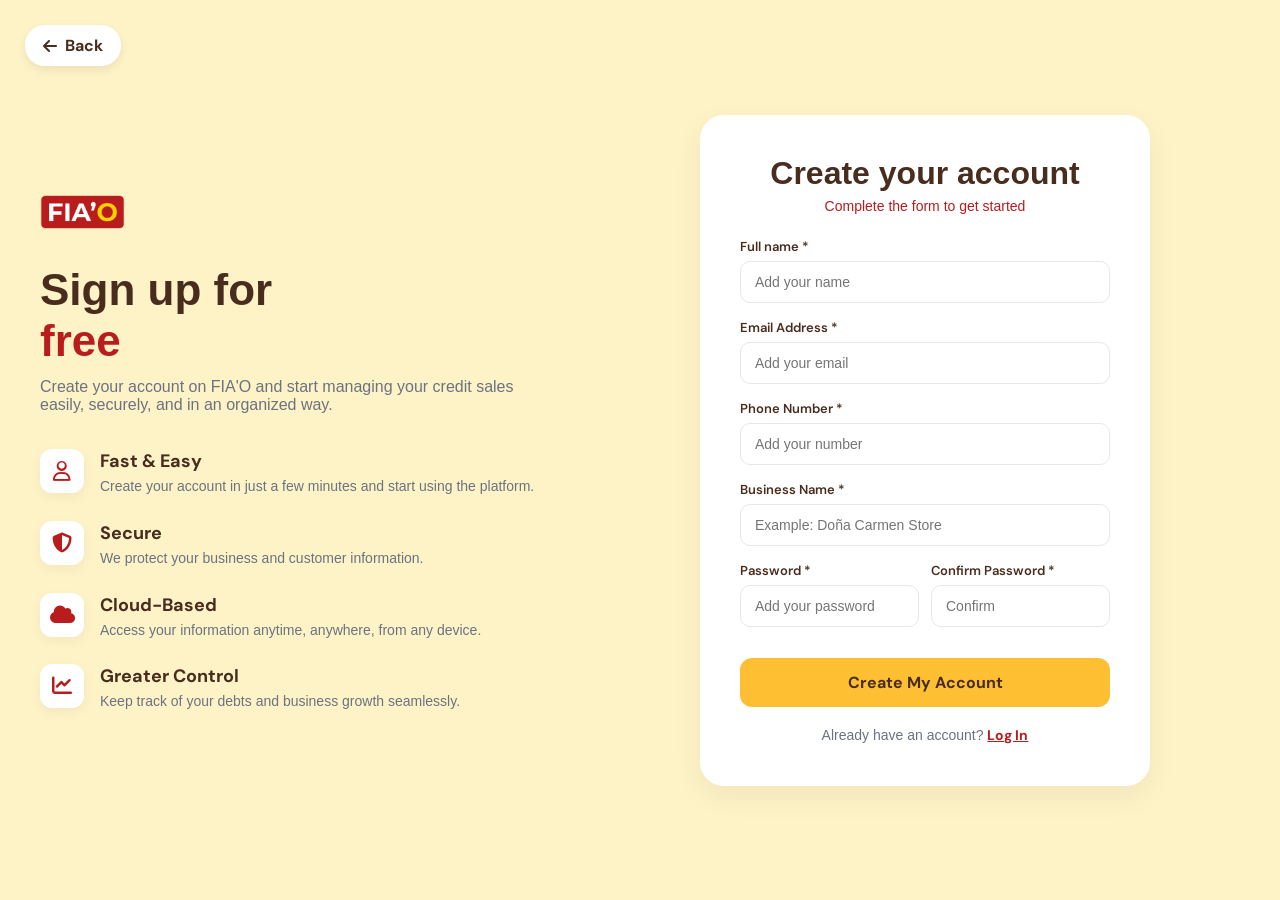
<file: singup.html>
<!DOCTYPE html>
<html lang="en">

<head>
    <meta charset="UTF-8">
    <meta name="viewport" content="width=device-width, initial-scale=1.0">

    <title>FIA'O - Sign Up</title>

    <!-- FontAwesome -->
    <link rel="stylesheet"
        href="https://cdnjs.cloudflare.com/ajax/libs/font-awesome/6.4.0/css/all.min.css">

    <!-- Custom CSS -->
    <link rel="stylesheet" href="asset/css/singup.css">
</head>

<body class="auth-page">

    <!-- Back to Home Button -->
    <a href="Index.html" class="back-btn" title="Back to Home">
        <i class="fa-solid fa-arrow-left"></i> Back
    </a>

    <main class="auth-container">

        <!-- LEFT SECTION -->
        <section class="auth-info">

            <div class="auth-logo-wrapper">
                <img src="asset/img/LOgO (1).png"
                     alt="FIA'O Logo"
                     class="auth-logo">
            </div>

            <h1 class="auth-title">
                Sign up for <br>
                <span class="highlight-red">free</span>
            </h1>

            <p class="auth-subtitle">
                Create your account on FIA'O and start managing your
                credit sales easily, securely, and in an organized way.
            </p>

            <!-- FEATURES -->
            <div class="feature-list">

                <div class="feature-item">
                    <div class="feature-icon">
                        <i class="fa-regular fa-user"></i>
                    </div>

                    <div class="feature-text">
                        <h3>Fast & Easy</h3>
                        <p>
                            Create your account in just a few minutes
                            and start using the platform.
                        </p>
                    </div>
                </div>

                <div class="feature-item">
                    <div class="feature-icon">
                        <i class="fa-solid fa-shield-halved"></i>
                    </div>

                    <div class="feature-text">
                        <h3>Secure</h3>
                        <p>
                            We protect your business and customer information.
                        </p>
                    </div>
                </div>

                <div class="feature-item">
                    <div class="feature-icon">
                        <i class="fa-solid fa-cloud"></i>
                    </div>

                    <div class="feature-text">
                        <h3>Cloud-Based</h3>
                        <p>
                            Access your information anytime, anywhere,
                            from any device.
                        </p>
                    </div>
                </div>

                <div class="feature-item">
                    <div class="feature-icon">
                        <i class="fa-solid fa-chart-line"></i>
                    </div>

                    <div class="feature-text">
                        <h3>Greater Control</h3>
                        <p>
                            Keep track of your debts and business growth seamlessly.
                        </p>
                    </div>
                </div>

            </div>
        </section>

        <!-- RIGHT SECTION: SIGN UP FORM -->
        <section class="auth-card-wrapper">

            <div class="auth-card">

                <h2 class="form-title">
                    Create your account
                </h2>

                <p class="form-subtitle highlight-red-sub">
                    Complete the form to get started
                </p>

                <form id="signup-form">

                    <!-- FULL NAME -->
                    <div class="form-group">
                        <label for="fullname">Full name *</label>
                        <input
                            type="text"
                            id="fullname"
                            class="input-plain"
                            placeholder="Add your name"
                            required>
                    </div>

                    <!-- EMAIL -->
                    <div class="form-group">
                        <label for="email">Email Address *</label>
                        <input
                            type="email"
                            id="email"
                            class="input-plain"
                            placeholder="Add your email"
                            required>
                    </div>

                    <!-- PHONE -->
                    <div class="form-group">
                        <label for="phone">Phone Number *</label>
                        <input
                            type="tel"
                            id="phone"
                            class="input-plain"
                            placeholder="Add your number"
                            required>
                    </div>

                    <!-- BUSINESS NAME -->
                    <div class="form-group">
                        <label for="business">Business Name *</label>
                        <input
                            type="text"
                            id="business"
                            class="input-plain"
                            placeholder="Example: Doña Carmen Store"
                            required>
                    </div>

                    <!-- PASSWORDS -->
                    <div class="form-row">

                        <div class="form-group flex-1">
                            <label for="password">Password *</label>
                            <input
                                type="password"
                                id="password"
                                class="input-plain"
                                placeholder="Add your password"
                                required>
                        </div>

                        <div class="form-group flex-1">
                            <label for="confirm-password">
                                Confirm Password *
                            </label>
                            <input
                                type="password"
                                id="confirm-password"
                                class="input-plain"
                                placeholder="Confirm"
                                required>
                        </div>

                    </div>

                    <!-- SUBMIT BUTTON -->
                    <button type="submit" class="btn btn-yellow-full">
                        Create My Account
                    </button>

                    <!-- LOGIN LINK -->
                    <p class="switch-auth-text margin-top-15">
                        Already have an account?
                        <a href="Login.html" class="auth-link">
                            Log In
                        </a>
                    </p>

                </form>
            </div>
        </section>

    </main>

</body>
</html>
</file>
<file: asset/css/style.css>
/* =========================================
   CONFIGURACIÓN GENERAL
   ========================================= */

* {
    margin: 0;
    padding: 0;
    box-sizing: border-box;
    font-family: 'Poppins', sans-serif;
}

body {
    background-color: #b32624;
    color: #ffffff;
}

/* CLASE PARA LOS TEXTOS AMARILLOS */

.yellow-text {
    color: #f4c430;
}


/* =========================================
   BARRA DE NAVEGACIÓN
   ========================================= */

.navbar {
    display: flex;
    justify-content: space-between;
    align-items: center;
    background-color: #c93b38;
    padding: 15px 40px;
    margin: 25px 40px;
    border-radius: 40px;
    box-shadow: 0 4px 10px rgba(0, 0, 0, 0.15);
}

.logo {
    font-size: 24px;
    font-weight: 700;
    letter-spacing: 1px;
}

.nav-links {
    display: flex;
    gap: 10px;
}

.nav-links a {
    color: #ffffff;
    text-decoration: none;
    font-weight: 600;
    font-size: 14px;
    padding: 8px 20px;
    border-radius: 20px;
    transition: 0.3s;
}

.nav-links a.active,
.nav-links a:hover {
    background-color: #f4c430;
    color: #000000;
}


/* =========================================
   SECCIÓN PRINCIPAL / HERO
   ========================================= */

.hero-container {
    display: flex;
    justify-content: space-between;
    align-items: center;
    padding: 40px 80px;
    max-width: 1300px;
    margin: 0 auto;
    gap: 40px;
}

.hero-text {
    flex: 1;
}

.hero-text h1 {
    font-size: 52px;
    font-weight: 700;
    line-height: 1.1;
    margin-bottom: 20px;
}

.hero-text p {
    font-size: 15px;
    line-height: 1.6;
    margin-bottom: 35px;
    opacity: 0.95;
    max-width: 500px;
}


/* Botones de Login y Sign up */

.hero-buttons {
    display: flex;
    gap: 15px;
}

.btn-login,
.btn-signup {
    background-color: #f4c430;
    color: #000000;
    border: none;
    padding: 12px 35px;
    border-radius: 25px;
    font-weight: 600;
    font-size: 15px;
    cursor: pointer;
    transition: transform 0.2s, opacity 0.2s;
}

.btn-login:hover,
.btn-signup:hover {
    opacity: 0.9;
    transform: scale(1.03);
}


/* Imagen del Teléfono */

.hero-image {
    flex: 1;
    display: flex;
    justify-content: center;
}

.hero-image img {
    max-width: 350px;
    height: auto;
}


/* =========================================
   ESTILOS COMPLETOS PARA LA PÁGINA DE LOGIN
   ========================================= */

.login-body {
    background-color: #f7f1e3 !important;
    color: #333333;
    margin: 0;
    font-family: 'Poppins', sans-serif;
}


/* Barra de navegación superior */

.login-top-nav {
    background-color: #910000 !important;
    display: flex;
    justify-content: space-between;
    align-items: center;
    padding: 15px 50px;
}

.login-top-nav .logo {
    color: #ffffff;
    font-size: 24px;
    font-weight: bold;
}

.login-top-nav .yellow-text {
    color: #f4c430 !important;
}

.login-top-nav .nav-links a {
    color: #ffffff;
    text-decoration: none;
    margin-left: 20px;
    font-size: 14px;
    padding: 6px 14px;
    border-radius: 6px;
    transition: 0.2s;
}

.login-top-nav .nav-links a:hover {
    background-color: rgba(255, 255, 255, 0.15);
}


/* =========================================
   INFORMACIÓN DEL LOGIN
   ========================================= */

.login-info .brand-title {
    color: #ef0000 !important;
    font-size: 32px;
    font-weight: 700;
    margin-bottom: 15px;
}

.login-info .brand-title .yellow-text {
    color: #ff0000 !important;
}

.login-main-container {
    display: flex;
    justify-content: space-between;
    align-items: flex-start;
    padding: 40px 80px;
    max-width: 1300px;
    margin: 0 auto;
    gap: 40px;
}

.login-info {
    flex: 1;
    padding-top: 20px;
}

.login-info h1 {
    font-size: 44px;
    font-weight: 700;
    line-height: 1.15;
    color: #222222;
    margin-bottom: 15px;
}

.login-info .dark-red-text {
    color: #910000;
}

.login-info .subtitle {
    font-size: 15px;
    color: #555555;
    margin-bottom: 20px;
}


/* Estilo para el botón de Volver al Home */

.btn-back-home {
    display: inline-block;
    background-color: #fae19c;
    color: #333333;
    padding: 8px 16px;
    border-radius: 6px;
    text-decoration: none;
    font-size: 13px;
    font-weight: 600;
    transition: 0.2s;
    box-shadow: 0 2px 5px rgba(0, 0, 0, 0.05);
}

.btn-back-home:hover {
    background-color: #f4c430;
}


/* Lista de características */

.feature-list {
    display: flex;
    flex-direction: column;
    gap: 25px;
}

.feature-item {
    display: flex;
    align-items: flex-start;
    gap: 15px;
}

.feature-icon {
    font-size: 24px;
    background: #fae19c;
    padding: 10px;
    border-radius: 12px;
}

.feature-item h3 {
    font-size: 16px;
    font-weight: 600;
    color: #111111;
    margin-bottom: 3px;
}

.feature-item p {
    font-size: 13px;
    color: #666666;
    line-height: 1.4;
}


/* =========================================
   CONTENEDOR DERECHO / LOGIN
   ========================================= */

.login-right-area {
    flex: 1;
    position: relative;
    display: flex;
    justify-content: center;
    align-items: flex-start;
}

.login-card {
    background-color: #ffffff;
    padding: 40px;
    border-radius: 20px;
    width: 100%;
    max-width: 420px;
    box-shadow: 0 10px 30px rgba(0, 0, 0, 0.08);
    z-index: 1;
}

.login-card h2 {
    font-size: 28px;
    font-weight: 700;
    text-align: center;
    color: #111;
    margin-bottom: 5px;
}

.login-card .card-subtitle {
    font-size: 13px;
    color: #777;
    text-align: center;
    margin-bottom: 30px;
}


/* Campos del formulario */

.login-card .input-group {
    margin-bottom: 20px;
}

.login-card .input-group label {
    display: block;
    font-size: 12px;
    font-weight: 600;
    color: #444;
    margin-bottom: 6px;
}

.login-card .input-group input {
    width: 100%;
    padding: 12px 15px;
    border-radius: 8px;
    border: 1px solid #ddd;
    font-size: 14px;
    outline: none;
    transition: 0.2s;
    box-sizing: border-box;
}

.login-card .input-group input:focus {
    border-color: #910000;
}


/* Contenedor y ojito vectorial limpio */

.password-box-container {
    position: relative;
    display: flex;
    align-items: center;
}

.password-box-container input {
    width: 100%;
    padding-right: 45px !important;
}

.eye-icon {
    position: absolute;
    right: 12px;
    cursor: pointer;
    color: #777;
    display: flex;
    align-items: center;
    user-select: none;
    z-index: 10;
    transition: color 0.2s;
}

.eye-icon:hover {
    color: #910000;
}


/* Recuperación de contraseña */

.login-card .forgot-password {
    display: block;
    text-align: right;
    font-size: 11px;
    color: #d9534f;
    text-decoration: none;
    margin-top: 5px;
}

.login-card .forgot-password:hover {
    text-decoration: underline;
}


/* Botón principal */

.login-card .btn-red-submit {
    width: 100%;
    background-color: #a8201a;
    color: #ffffff;
    border: none;
    padding: 14px;
    border-radius: 8px;
    font-weight: 600;
    font-size: 15px;
    cursor: pointer;
    transition: 0.2s;
    margin-top: 10px;
}

.login-card .btn-red-submit:hover {
    background-color: #8f1712;
}


/* =========================================
   RECAPTCHA
   ========================================= */

.login-card .recaptcha-box {
    display: flex;
    align-items: center;
    justify-content: space-between;
    background-color: #f9f9f9;
    border: 1px solid #d3d3d3;
    padding: 12px 15px;
    border-radius: 6px;
    margin-top: 20px;
    font-size: 13px;
    cursor: pointer;
    transition: 0.3s;
}

.recaptcha-left {
    display: flex;
    align-items: center;
    gap: 12px;
}

.login-card .recaptcha-box input {
    width: 18px;
    height: 18px;
    cursor: pointer;
}

.spinner {
    display: none;
    width: 20px;
    height: 20px;
    border: 3px solid #f3f3f3;
    border-top: 3px solid #3498db;
    border-radius: 50%;
    animation: spin 0.8s linear infinite;
}

@keyframes spin {
    0% {
        transform: rotate(0deg);
    }

    100% {
        transform: rotate(360deg);
    }
}

.login-card .recaptcha-logo {
    font-size: 10px;
    color: #555;
    text-align: center;
}


/* =========================================
   REDIRECCIÓN A SIGN UP
   ========================================= */

.login-card .signup-redirect {
    text-align: center;
    font-size: 12px;
    color: #666;
    margin-top: 25px;
}

.login-card .signup-redirect a {
    color: #a8201a;
    font-weight: 600;
    text-decoration: none;
}

.login-card .signup-redirect a:hover {
    text-decoration: underline;
}


/* =========================================
   VENTANA FLOTANTE DE RECUPERACIÓN
   Posicionada a la izquierda de la tarjeta
   ========================================= */

.recovery-section-hidden {
    display: none;
    position: absolute;
    right: 440px;
    top: 0;
    width: 340px;
    z-index: 10;
}

.recovery-card {
    background-color: #ffffff;
    padding: 25px;
    border-radius: 15px;
    box-shadow: 0 10px 30px rgba(0, 0, 0, 0.15);
    text-align: left;
    border: 2px solid #910000;
    position: relative;
}

.close-recovery {
    position: absolute;
    top: 10px;
    right: 15px;
    background: none;
    border: none;
    font-size: 20px;
    cursor: pointer;
    color: #888;
}

.close-recovery:hover {
    color: #000;
}

.recovery-card h3 {
    color: #910000;
    font-size: 18px;
    margin-bottom: 8px;
}

.recovery-card p {
    font-size: 12px;
    color: #666;
    margin-bottom: 15px;
    line-height: 1.4;
}

.recovery-inputs {
    display: flex;
    flex-direction: column;
    gap: 10px;
}

.recovery-inputs input {
    width: 100%;
    padding: 10px 12px;
    border: 1px solid #ddd;
    border-radius: 6px;
    outline: none;
    box-sizing: border-box;
}
</file>
<file: asset/css/contact.css>
/* =========================
   GLOBAL STYLES
========================= */

* {
    margin: 0;
    padding: 0;
    box-sizing: border-box;
}

:root {
    --background: #ffffff;
    --surface: #ffffff;
    --text: #252525;
    --muted: #6b7280;
    --heading: #65402f;
    --accent: #edc64d;
    --accent-light: #fffdf3;
    --button: #b90000;
    --border: #f0d36c;
    --input-bg: #ffffff;
}

html {
    scroll-behavior: smooth;
}

body {
    font-family: Arial, Helvetica, sans-serif;
    background: var(--background);
    color: var(--text);
    line-height: 1.6;
    transition: background 0.25s, color 0.25s;
}

/* =========================================
   BARRA DE NAVEGACIÓN
   ========================================= */

.navbar {
    display: flex;
    justify-content: space-between;
    align-items: center;
    background-color: #c93b38;
    padding: 15px 40px;
    margin: 25px 40px;
    border-radius: 40px;
    box-shadow: 0 4px 10px rgba(0, 0, 0, 0.15);
}

.logo {
    font-size: 24px;
    font-weight: 700;
    letter-spacing: 1px;
}

.nav-links {
    display: flex;
    gap: 10px;
}

.nav-links a {
    color: #ffffff;
    text-decoration: none;
    font-weight: 600;
    font-size: 14px;
    padding: 8px 20px;
    border-radius: 20px;
    transition: 0.3s;
}

.nav-links a.active,
.nav-links a:hover {
    background-color: #f4c430;
    color: #000000;
}

body {
    color: #ffffff;
}

/* CLASE PARA LOS TEXTOS AMARILLOS */

.yellow-text {
    color: #f4c430;
}


/* =========================
   HEADER
========================= */

.page-header {
    width: 100%;
    padding: 24px 3.7% 36px;
    display: flex;
    justify-content: space-between;
    align-items: flex-start;
    gap: 30px;
    position: relative;
}

.heading {
    display: flex;
    align-items: flex-start;
    gap: 18px;
}

.heading-icon {
    width: 46px;
    height: 42px;
    margin-top: 2px;
    display: grid;
    place-items: center;
    flex-shrink: 0;
    border-radius: 5px;
    background: #d9b637;
    color: #ffffff;
    font-size: 25px;
}

.heading h1 {
    font-size: clamp(30px, 3vw, 48px);
    line-height: 1.2;
    color: var(--heading);
    font-weight: 800;
    letter-spacing: -1px;
    margin-bottom: 28px;
}

.heading p {
    color: var(--muted);
    font-size: 20px;
    line-height: 1.4;
}

.header-actions {
    display: flex;
    align-items: center;
    gap: 14px;
    flex-shrink: 0;
}

/* Language control */

.language-menu {
    position: relative;
}

.language-menu summary {
    list-style: none;
    cursor: pointer;
    width: 54px;
    height: 54px;
    border: 1px solid var(--border);
    border-radius: 50%;
    display: grid;
    place-items: center;
    font-size: 19px;
    font-weight: bold;
    background: var(--surface);
    box-shadow: 0 2px 8px #00000008;
}

.language-menu summary::-webkit-details-marker {
    display: none;
}

.language-options {
    position: absolute;
    top: 62px;
    right: 0;
    z-index: 20;
    min-width: 130px;
    padding: 8px;
    background: var(--surface);
    border: 1px solid var(--border);
    border-radius: 10px;
    box-shadow: 0 8px 24px #00000012;
}

.language-options a {
    display: block;
    padding: 8px;
    color: var(--text);
    text-decoration: none;
    border-radius: 6px;
}

.language-options a:hover {
    background: var(--accent-light);
}

/* CSS-only dark mode toggle */

.theme-checkbox {
    position: absolute;
    width: 1px;
    height: 1px;
    opacity: 0;
    pointer-events: none;
}

.theme-button {
    width: 54px;
    height: 54px;
    display: grid;
    place-items: center;
    border: 1px solid var(--border);
    border-radius: 50%;
    background: var(--surface);
    box-shadow: 0 2px 8px #00000008;
    font-size: 27px;
    cursor: pointer;
}

.theme-checkbox:focus-visible + .theme-button {
    outline: 3px solid #9c7b17;
    outline-offset: 3px;
}

/* =========================
   MAIN TWO-COLUMN LAYOUT
========================= */

.support-layout {
    display: grid;
    grid-template-columns: minmax(0, 1.05fr) minmax(0, 1fr);
    align-items: start;
    gap: 3.1%;
    padding: 18px 3.7% 60px;
}

/* =========================
   FAQ ACCORDION
========================= */

.faq-section {
    display: flex;
    flex-direction: column;
    gap: 16px;
    min-width: 0;
}

.faq-item {
    border: 1px solid var(--border);
    border-radius: 15px;
    overflow: hidden;
    background: var(--surface);
    transition: box-shadow 0.2s ease;
}

.faq-item:hover {
    box-shadow: 0 4px 14px #00000008;
}

.faq-item summary {
    list-style: none;
    display: flex;
    justify-content: space-between;
    align-items: center;
    gap: 20px;
    padding: 21px 27px;
    cursor: pointer;
    font-size: 20px;
    font-weight: 700;
    line-height: 1.4;
}

.faq-item summary::-webkit-details-marker {
    display: none;
}

.faq-icon {
    position: relative;
    flex-shrink: 0;
    width: 17px;
    height: 17px;
}

.faq-icon::before,
.faq-icon::after {
    content: "";
    position: absolute;
    background: #d92727;
    border-radius: 2px;
}

.faq-icon::before {
    width: 15px;
    height: 2px;
    top: 7px;
    left: 1px;
}

.faq-icon::after {
    width: 2px;
    height: 15px;
    top: 1px;
    left: 7px;
}

/* Change plus to minus when the FAQ is open */

.faq-item[open] .faq-icon::after {
    display: none;
}

.faq-item[open] {
    background: var(--accent-light);
}

.faq-item[open] summary {
    border-bottom: 1px solid var(--border);
}

.faq-answer {
    padding: 20px 27px 22px;
    font-size: 17px;
    color: var(--muted);
    line-height: 1.65;
}

/* =========================
   CONTACT FORM
========================= */

.contact-section {
    min-width: 0;
    padding: 39px 40px;
    border: 1px solid var(--border);
    border-radius: 16px;
    background: var(--surface);
}

.contact-form {
    display: flex;
    flex-direction: column;
    gap: 25px;
}

.form-group {
    display: flex;
    flex-direction: column;
    gap: 10px;
}

.form-group label {
    font-size: 15px;
    font-weight: 800;
    letter-spacing: 0.4px;
    color: var(--heading);
}

.form-group input,
.form-group textarea {
    width: 100%;
    padding: 16px 19px;
    border: 1px solid var(--border);
    border-radius: 12px;
    background: var(--input-bg);
    color: var(--text);
    font-family: inherit;
    font-size: 17px;
    outline: none;
    transition: border-color 0.2s, box-shadow 0.2s;
}

.form-group input {
    min-height: 59px;
}

.form-group textarea {
    min-height: 148px;
    resize: vertical;
}

.form-group input::placeholder,
.form-group textarea::placeholder {
    color: #777777;
    opacity: 1;
}

.form-group input:focus,
.form-group textarea:focus {
    border-color: #caa52c;
    box-shadow: 0 0 0 3px #edc64d30;
}

.submit-button {
    width: 100%;
    min-height: 56px;
    border: none;
    border-radius: 11px;
    background: var(--button);
    color: #ffffff;
    font-family: inherit;
    font-size: 17px;
    font-weight: 700;
    cursor: pointer;
    transition: background 0.2s, transform 0.2s;
}

.submit-button:hover {
    background: #930000;
}

.submit-button:active {
    transform: scale(0.99);
}

.form-note {
    margin-top: -15px;
    color: var(--muted);
    font-size: 13px;
}

/* =========================
   FOOTER
========================= */

.page-footer {
    padding: 25px 4%;
    text-align: center;
    border-top: 1px solid var(--border);
    color: var(--muted);
    font-size: 14px;
}

/* =========================
   DARK MODE
========================= */

body:has(#theme-toggle:checked) {
    --background: #181818;
    --surface: #242424;
    --text: #f5f5f5;
    --muted: #c0c0c0;
    --heading: #f0d58b;
    --accent-light: #302b1d;
    --border: #806d32;
    --input-bg: #202020;
    --button: #b90000;
}

body:has(#theme-toggle:checked) .language-options a:hover {
    background: #393323;
}

/* =========================
   RESPONSIVE TABLET
========================= */

@media (max-width: 1050px) {
    .page-header {
        padding-left: 4%;
        padding-right: 4%;
    }

    .heading p {
        font-size: 17px;
    }

    .support-layout {
        grid-template-columns: 1fr;
        gap: 30px;
        padding-left: 4%;
        padding-right: 4%;
    }

    .contact-section {
        padding: 32px;
    }
}

/* =========================
   RESPONSIVE MOBILE
========================= */

@media (max-width: 600px) {
    .page-header {
        padding: 24px 20px 25px;
        flex-direction: column;
    }

    .heading {
        gap: 12px;
    }

    .heading-icon {
        width: 38px;
        height: 38px;
        font-size: 21px;
    }

    .heading h1 {
        font-size: 29px;
        margin-bottom: 16px;
        letter-spacing: -0.5px;
    }

    .heading p {
        font-size: 15px;
    }

    .header-actions {
        position: absolute;
        top: 12px;
        right: 15px;
        gap: 8px;
    }

    .language-menu summary,
    .theme-button {
        width: 40px;
        height: 40px;
        font-size: 18px;
    }

    .support-layout {
        padding: 10px 20px 40px;
        gap: 25px;
    }

    .faq-section {
        gap: 12px;
    }

    .faq-item {
        border-radius: 12px;
    }

    .faq-item summary {
        padding: 17px;
        font-size: 16px;
        gap: 12px;
    }

    .faq-answer {
        padding: 16px 17px;
        font-size: 15px;
    }

    .contact-section {
        padding: 22px 17px;
        border-radius: 12px;
    }

    .contact-form {
        gap: 20px;
    }

    .form-group label {
        font-size: 13px;
    }

    .form-group input,
    .form-group textarea {
        padding: 13px;
        font-size: 15px;
    }

    .form-group input {
        min-height: 50px;
    }

    .form-group textarea {
        min-height: 130px;
    }
}

/* ACCESSIBILITY */

@media (prefers-reduced-motion: reduce) {
    html {
        scroll-behavior: auto;
    }

    *,
    *::before,
    *::after {
        transition: none !important;
    }
}
</file>
<file: asset/css/credit.style.css>
@import url('https://fonts.googleapis.com/css2?family=Poppins:wght@400;500;600;700;800&display=swap');

:root {
  --red: #bd191c;
  --red-dark: #991b1e;
  --cream: #fff3c4;
  --yellow: #ffc52e;
  --orange: #ff9f00;
  --brown: #52372a;
  --muted: #8c5a3e;
  --white: #fff;
  --green: #16b85a;
}

body {
    background-color: #b32624;
    color: #ffffff;
}

/* CLASE PARA LOS TEXTOS AMARILLOS */

.yellow-text {
    color: #f4c430;
}

/* =========================================
   BARRA DE NAVEGACIÓN
   ========================================= */
.navbar {
    display: flex;
    justify-content: space-between;
    align-items: center;
    background-color: #c93b38;
    padding: 15px 40px;
    margin: 25px 40px;
    border-radius: 40px;
    box-shadow: 0 4px 10px rgba(0, 0, 0, 0.15);
}

.logo {
    font-size: 24px;
    font-weight: 700;
    letter-spacing: 1px;
}

.nav-links {
    display: flex;
    gap: 10px;
}

.nav-links a {
    color: #ffffff;
    text-decoration: none;
    font-weight: 600;
    font-size: 14px;
    padding: 8px 20px;
    border-radius: 20px;
    transition: 0.3s;
}

.nav-links a.active,
.nav-links a:hover {
    background-color: #f4c430;
    color: #000000;
}

* {
  box-sizing: border-box;
}

body {
  margin: 0;
  background: var(--red);
  color: var(--brown);
  font-family: 'Poppins', Arial, sans-serif;
  font-size: 12px;
}

.topbar {
  height: 50px;
  background: var(--red-dark);
  border-bottom: 1px solid var(--yellow);
  display: flex;
  align-items: center;
  justify-content: flex-end;
  padding: 0 12px;
}

.top-actions {
  display: flex;
  gap: 8px;
  align-items: center;
}

.top-button {
  border: 1px solid var(--yellow);
  background: #fff;
  color: #4c3024;
  border-radius: 9px;
  padding: 6px 11px;
  min-height: 28px;
  font-family: inherit;
  font-weight: 700;
  cursor: pointer;
  position: relative;
}

.notification-count {
  position: absolute;
  top: -5px;
  right: -4px;
  background: var(--yellow);
  color: #713300;
  border-radius: 50%;
  width: 13px;
  height: 13px;
  font-size: 9px;
  display: grid;
  place-items: center;
}

.dashboard {
  max-width: 1330px;
  padding: 30px 30px 5px;
  margin: 0 auto;
}

.page-heading {
  margin: 0 0 22px;
  color: #fff;
}

.page-heading h1 {
  margin: 0 0 4px;
  font-size: 29px;
  line-height: 1.35;
  font-weight: 800;
  letter-spacing: -.7px;
}

.page-heading h1 span {
  color: var(--yellow);
}

.page-heading p {
  margin: 0;
  font-size: 11px;
  color: #ffe8bf;
}

.dashboard-grid {
  display: grid;
  grid-template-columns: 1fr 1.18fr 1.08fr;
  gap: 18px;
  align-items: start;
}

.column {
  display: flex;
  flex-direction: column;
  gap: 18px;
  min-width: 0;
}

.card {
  background: var(--cream);
  border: 1px solid var(--yellow);
  border-radius: 12px;
  padding: 18px 19px;
  box-shadow: 0 2px 0 rgba(115, 30, 15, .06);
}

.card h2 {
  margin: 0 0 7px;
  font-size: 14px;
  font-weight: 700;
  color: #51372b;
}

.card p {
  margin: 0;
}

.customer-picker {
  padding: 17px 19px 19px;
}

.customer-picker label,
.payment-card form > label {
  display: block;
  margin-bottom: 7px;
  font-weight: 600;
}

select,
.amount-input {
  width: 100%;
  height: 40px;
  border: 1px solid var(--orange);
  border-radius: 10px;
  background: #fff;
  color: #30241e;
  font: 600 12px 'Poppins', sans-serif;
}

select {
  padding: 0 13px;
  cursor: pointer;
}

.customer-card {
  padding-top: 18px;
}

.customer-card h2 {
  display: flex;
  align-items: center;
  gap: 7px;
  font-size: 15px;
  margin-bottom: 17px;
}

.person-icon {
  color: #fff;
  background: var(--red);
  border-radius: 50%;
  width: 16px;
  height: 16px;
  display: inline-grid;
  place-items: center;
  font-size: 10px;
}

.balance-grid {
  display: grid;
  grid-template-columns: 1fr 1fr;
  gap: 10px;
}

.balance-box {
  background: #fff;
  border: 1px solid var(--orange);
  border-radius: 10px;
  padding: 10px 11px;
  min-width: 0;
}

.balance-box small,
.overview-grid small {
  display: block;
  font-size: 9px;
  color: #704832;
  margin-bottom: 3px;
}

.balance-box strong {
  display: block;
  color: var(--red);
  font-size: 15px;
  white-space: nowrap;
}

.balance-box strong.dark {
  color: #29211d;
}

.progress-track {
  height: 6px;
  background: #fff;
  border: 1px solid var(--orange);
  border-radius: 8px;
  margin-top: 14px;
  overflow: hidden;
}

.progress-fill {
  height: 100%;
  width: 35%;
  background: var(--red);
  border-radius: inherit;
  transition: width .25s ease;
}

.progress-labels {
  display: flex;
  justify-content: space-between;
  gap: 8px;
  margin-top: 6px;
  font-size: 9px;
  font-weight: 600;
  color: #39271e;
}

.blocking-card {
  padding: 17px 19px 18px;
}

.blocking-title {
  display: flex;
  justify-content: space-between;
  align-items: center;
  gap: 8px;
}

.blocking-title h2 {
  margin: 0 0 4px;
  font-size: 14px;
}

.blocking-card > p {
  font-size: 9px;
  line-height: 1.6;
  color: #8a563b;
  max-width: 245px;
}

.toggle {
  border: 0;
  width: 35px;
  height: 19px;
  border-radius: 20px;
  background: #b9a997;
  padding: 2px;
  cursor: pointer;
  flex: 0 0 auto;
}

.toggle span {
  display: block;
  width: 15px;
  height: 15px;
  border-radius: 50%;
  background: #fff;
  transition: transform .2s;
}

.toggle.active {
  background: var(--red);
}

.toggle.active span {
  transform: translateX(16px);
}

.toggle-status {
  margin-top: 6px !important;
  display: none;
}

.blocking-card:focus-within .toggle-status {
  display: block;
}

.history-card {
  padding: 17px 19px 19px;
}

.muted {
  color: #8b5a40;
  font-size: 10px;
  margin-bottom: 10px !important;
}

.history-list {
  max-height: 210px;
  overflow: hidden;
  padding-right: 0;
}

.history-list.expanded {
  max-height: none;
}

.history-item {
  display: grid;
  grid-template-columns: 34px 27px minmax(60px, 1fr) auto auto;
  align-items: center;
  gap: 7px;
  min-height: 51px;
  border: 1px solid var(--orange);
  background: #fffdf2;
  border-radius: 10px;
  padding: 6px 9px;
  margin-bottom: 8px;
  font-size: 9px;
}

.date-badge {
  border: 1px solid var(--orange);
  border-radius: 7px;
  height: 31px;
  display: flex;
  flex-direction: column;
  align-items: center;
  justify-content: center;
  background: #fff1bd;
  color: #52372a;
  line-height: 1.15;
}

.date-badge b {
  font-size: 10px;
}

.date-badge span {
  font-size: 8px;
}

.round-icon,
.activity-icon {
  border: 1px solid var(--orange);
  color: var(--red);
  background: #fff;
  border-radius: 50%;
  width: 26px;
  height: 26px;
  display: grid;
  place-items: center;
  font-size: 12px;
}

.history-description {
  min-width: 0;
}

.history-description b,
.history-description small {
  display: block;
}

.history-description b {
  font-size: 9px;
  white-space: nowrap;
}

.history-description small {
  color: #96694e;
  margin-top: 2px;
}

.amount {
  color: var(--red);
  font-size: 10px;
}

.paid-amount {
  color: var(--green);
}

.status {
  font-size: 8px;
  font-weight: 700;
  padding: 4px 6px;
  border-radius: 5px;
  white-space: nowrap;
}

.pending {
  color: #8b5700;
  background: #ffe18a;
}

.paid {
  color: #087b37;
  background: #d4f9df;
}

.text-link {
  background: transparent;
  border: 0;
  color: var(--red);
  font: 600 10px 'Poppins', sans-serif;
  padding: 3px 0 0;
  cursor: pointer;
  text-align: left;
}

.text-link:hover {
  text-decoration: underline;
}

.payment-card {
  padding: 17px 19px 19px;
}

.payment-card .muted {
  margin-bottom: 9px !important;
}

.payment-card form > label,
fieldset legend {
  font-size: 10px;
  font-weight: 600;
}

.amount-input {
  display: flex;
  align-items: center;
  padding: 0 11px;
  gap: 5px;
  margin: 0 0 10px;
}

.amount-input span {
  color: #777;
  font-size: 13px;
  font-weight: 700;
}

.amount-input input {
  min-width: 0;
  width: 100%;
  border: 0;
  outline: 0;
  background: transparent;
  font: 600 12px 'Poppins', sans-serif;
  color: #33241e;
}

fieldset {
  border: 0;
  padding: 0;
  margin: 0 0 16px;
}

fieldset legend {
  margin-bottom: 5px;
}

.radio-label {
  display: inline-flex;
  align-items: center;
  gap: 5px;
  margin-right: 22px;
  font-size: 10px;
  font-weight: 600;
}

.radio-label input {
  accent-color: var(--red);
}

.payment-actions {
  display: grid;
  grid-template-columns: 1fr 1fr;
  gap: 9px;
}

.primary-button,
.secondary-button {
  min-height: 37px;
  border-radius: 9px;
  padding: 8px 10px;
  font: 700 10px 'Poppins', sans-serif;
  cursor: pointer;
}

.primary-button {
  background: var(--yellow);
  border: 1px solid #f2a500;
  color: #4b301d;
}

.secondary-button {
  background: #fff;
  border: 1px solid var(--orange);
  color: #53372b;
}

.primary-button:hover {
  background: #ffb91c;
}

.secondary-button:hover {
  background: #fff8df;
}

.form-message,
.activity-message {
  color: #26733f;
  font-size: 10px;
  margin-top: 8px !important;
}

.activity-card {
  padding: 17px 19px 19px;
}

.activity-card h2,
.overview-card h2 {
  margin-bottom: 12px;
}

.activity-item {
  display: grid;
  grid-template-columns: 25px minmax(0, 1fr) auto;
  align-items: center;
  gap: 8px;
  padding: 10px 0;
  border-bottom: 1px solid #e9d7a1;
}

.activity-item:nth-of-type(4) {
  border-bottom: 0;
}

.activity-icon {
  width: 24px;
  height: 24px;
  font-size: 11px;
}

.activity-item b,
.activity-item small {
  display: block;
}

.activity-item b {
  font-size: 10px;
  margin-bottom: 3px;
}

.activity-item small {
  font-size: 9px;
  color: #96694e;
}

.activity-time {
  font-size: 8px;
  font-weight: 600;
  white-space: nowrap;
}

.dot {
  display: inline-block;
  width: 6px;
  height: 6px;
  border-radius: 50%;
  margin-left: 4px;
}

.green {
  background: var(--green);
}

.orange {
  background: #e8a000;
}

.activity-card .text-link {
  margin-top: 9px;
}

.overview-card {
  padding: 17px 19px 18px;
}

.overview-grid {
  display: grid;
  grid-template-columns: 1fr 1fr;
  gap: 9px;
}

.overview-grid > div {
  border: 1px solid var(--orange);
  background: #fff;
  border-radius: 9px;
  padding: 9px 10px;
  min-width: 0;
}

.overview-grid small {
  font-size: 8px;
  font-weight: 600;
}

.overview-grid strong {
  color: var(--red);
  font-size: 13px;
  display: block;
  white-space: nowrap;
}

.dark-mode {
  --red: #7f171a;
  --red-dark: #581214;
  --cream: #f3e8c5;
  --yellow: #f4bc28;
}

.dark-mode .dashboard {
  filter: saturate(.92);
}

button:focus-visible,
select:focus-visible,
input:focus-visible {
  outline: 2px solid #5a3bff;
  outline-offset: 2px;
}

@media (min-width: 1200px) {
  .dashboard {
    padding-left: 30px;
    padding-right: 30px;
  }
}

@media (max-width: 900px) {
  .dashboard {
    padding: 24px 18px;
  }

  .dashboard-grid {
    grid-template-columns: 1fr 1fr;
  }

  .right-column {
    grid-column: 1 / -1;
    display: grid;
    grid-template-columns: 1fr 1fr;
    align-items: start;
  }
}

@media (max-width: 620px) {
  .dashboard {
    padding: 22px 13px;
  }

  .page-heading h1 {
    font-size: 25px;
  }

  .dashboard-grid,
  .right-column {
    grid-template-columns: 1fr;
  }

  .right-column {
    grid-column: auto;
    display: flex;
  }

  .history-item {
    grid-template-columns: 32px 25px minmax(50px, 1fr) auto;
  }

  .history-item .status {
    grid-column: 4;
  }

  .amount {
    grid-column: 4;
  }

  .payment-actions {
    grid-template-columns: 1fr;
  }
}
</file>
<file: asset/css/login.style.css>
/* =========================================
   RESET
========================================= */

* {
    margin: 0;
    padding: 0;
    box-sizing: border-box;
}


body {
    font-family: "Poppins", sans-serif;
    background: #fff3d9;
    color: #292929;
}

.logo {
    font-size: 24px;
    font-weight: 700;
    letter-spacing: 1px;
}

.nav-links {
    display: flex;
    gap: 10px;
}

.nav-links a {
    color: #ffffff;
    text-decoration: none;
    font-weight: 600;
    font-size: 14px;
    padding: 8px 20px;
    border-radius: 20px;
    transition: 0.3s;
}

.nav-links a.active,
.nav-links a:hover {
    background-color: #f4c430;
    color: #000000;
}

/* =========================================
   BACK BUTTON
========================================= */

.back-btn {
    position: absolute;
    top: 25px;
    left: 25px;
    z-index: 10;

    display: flex;
    align-items: center;
    gap: 8px;

    padding: 10px 18px;

    background-color: #FFFFFF;
    color: var(--color-brown);

    border-radius: 20px;
    text-decoration: none;

    font-family: var(--font-subtitle);
    font-size: 16px;
    font-weight: 700;

    box-shadow: 0 4px 10px rgba(0, 0, 0, 0.08);

    transition: transform 0.2s ease,
                background-color 0.2s ease;
}

.back-btn:hover {
    transform: translateX(-3px);
    background-color: #FFFDF5;
}


/* =========================================
   SECCIÓN PRINCIPAL / HERO
   ========================================= */

.hero-container {
    display: flex;
    justify-content: space-between;
    align-items: center;
    padding: 40px 80px;
    max-width: 1300px;
    margin: 0 auto;
    gap: 40px;
}

.hero-text {
    flex: 1;
}

.hero-text h1 {
    font-size: 52px;
    font-weight: 700;
    line-height: 1.1;
    margin-bottom: 20px;
}

.hero-text p {
    font-size: 15px;
    line-height: 1.6;
    margin-bottom: 35px;
    opacity: 0.95;
    max-width: 500px;
}

/* =========================================
   CONTENEDOR PRINCIPAL
========================================= */

.login-page {
    min-height: 100vh;
    display: flex;
    position: relative;
    overflow: hidden;
    padding: 40px 6.5%;
}


/* =========================================
   DECORACIONES
========================================= */

.decoration {
    position: absolute;
    pointer-events: none;
    z-index: 0;
}


/* Decoración superior derecha */

.decoration-top {
    width: 180px;
    height: 280px;

    top: -10px;
    right: -25px;

    background: #f9dd99;

    border-bottom-left-radius: 180px;
}


/* Decoración inferior izquierda */

.decoration-bottom {
    width: 50px;
    height: 210px;

    bottom: 0;
    left: 0;

    background: #bb2226;

    border-top-right-radius: 80px;
}


/* =========================================
   SECCIÓN IZQUIERDA
========================================= */

.presentation {
    width: 58%;

    display: flex;
    flex-direction: column;
    justify-content: flex-start;

    padding-top: 35px;

    position: relative;
    z-index: 1;
}


/* =========================================
   LOGO
========================================= */

.logo {
    color: #bb2226;

    font-size: 56px;
    font-weight: 700;

    line-height: 1;

    margin-bottom: 45px;
}


/* =========================================
   TITULO
========================================= */

.presentation h1 {
    max-width: 650px;

    font-size: 52px;
    line-height: 1.08;

    font-weight: 700;

    letter-spacing: -1.5px;

    color: #292929;

    margin-bottom: 22px;
}


.presentation h1 span {
    display: block;

    color: #bb2226;
}


/* =========================================
   SUBTITULO
========================================= */

.subtitle {
    font-size: 18px;

    color: #343434;

    margin-bottom: 58px;
}


/* =========================================
   BENEFICIOS
========================================= */

.benefits {
    display: flex;
    flex-direction: column;

    gap: 35px;
}


/* =========================================
   BENEFICIO INDIVIDUAL
========================================= */

.benefit {
    display: flex;
    align-items: flex-start;

    gap: 30px;
}


/* =========================================
   ICONOS
========================================= */

.benefit-icon {
    width: 40px;
    min-width: 40px;

    color: #bb2226;

    font-size: 32px;

    display: flex;
    justify-content: center;
    align-items: center;

    padding-top: 3px;
}


/* =========================================
   CONTENIDO BENEFICIO
========================================= */

.benefit-content h3 {
    font-size: 21px;

    font-weight: 600;

    color: #171717;

    margin-bottom: 4px;
}


.benefit-content p {
    font-size: 16px;

    line-height: 1.6;

    color: #4a4a4a;
}


/* =========================================
   SECCIÓN LOGIN
========================================= */

.login-container {
    width: 42%;

    display: flex;
    justify-content: center;
    align-items: flex-start;

    position: relative;
    z-index: 2;
}


/* =========================================
   CARD LOGIN
========================================= */

.login-card {
    width: 100%;
    max-width: 520px;

    background: #ffffff;

    border-radius: 25px;

    padding: 52px 51px 24px;

    box-shadow: 0 12px 35px rgba(0, 0, 0, 0.04);
}


/* =========================================
   HEADER LOGIN
========================================= */

.login-header {
    text-align: center;

    margin-bottom: 36px;
}


.login-header h2 {
    font-size: 34px;

    font-weight: 600;

    color: #111111;

    margin-bottom: 8px;
}


.login-header p {
    font-size: 15px;

    color: #555555;
}


/* =========================================
   FORMULARIO
========================================= */

.login-form {
    width: 100%;
}


/* =========================================
   GRUPOS DEL FORMULARIO
========================================= */

.form-group {
    margin-bottom: 26px;

    position: relative;
}


.form-group label {
    display: block;

    font-size: 14px;

    font-weight: 500;

    color: #242424;

    margin-bottom: 8px;
}


/* =========================================
   INPUT
========================================= */

.input-container {
    height: 55px;

    width: 100%;

    display: flex;
    align-items: center;

    border: 1px solid #d1d1d1;

    border-radius: 10px;

    background: #ffffff;

    transition: 0.2s ease;
}


.input-container:focus-within {
    border-color: #bb2226;

    box-shadow: 0 0 0 2px rgba(187, 34, 38, 0.08);
}


.input-container i {
    width: 50px;

    text-align: center;

    color: #bb2226;

    font-size: 17px;
}


.input-container input {
    width: 100%;

    height: 100%;

    border: none;

    outline: none;

    background: transparent;

    font-family: "Poppins", sans-serif;

    font-size: 15px;

    color: #333;

    padding-right: 15px;
}


.input-container input::placeholder {
    color: #777777;
}


/* =========================================
   OLVIDASTE TU CONTRASEÑA
========================================= */

.forgot-password {
    display: block;

    text-align: right;

    margin-top: -2px;

    color: #bb2226;

    font-size: 13px;

    text-decoration: none;
}


.forgot-password:hover {
    text-decoration: underline;
}


/* =========================================
   BOTÓN LOGIN
========================================= */

.login-button {
    width: 100%;
    height: 54px;

    border: none;
    border-radius: 9px;

    background: #bb2226;
    color: #ffffff;

    font-family: "Poppins", sans-serif;
    font-size: 16px;
    font-weight: 600;

    cursor: pointer;
    transition: 0.2s ease;

    margin-top: 10px;
    margin-bottom: 28px;

    /* Para que funcione como enlace */
    display: flex;
    justify-content: center;
    align-items: center;
    text-decoration: none;
}

/* CAPTCHA */

.captcha {
    width: 100%;
    min-height: 83px;

    border: 1px solid #d5d5d5;
    border-radius: 4px;

    display: flex;
    align-items: center;

    padding: 14px 18px;
    gap: 13px;

    margin-bottom: 17px;
}

.captcha input[type="checkbox"] {
    width: 25px;
    height: 25px;

    cursor: pointer;

    accent-color: #bb2226;
}

.captcha label {
    font-size: 15px;
    color: #202020;
    flex: 1;
    cursor: pointer;
}

.captcha-logo {
    display: flex;
    flex-direction: column;
    align-items: center;
    gap: 3px;
}

.captcha-logo i {
    color: #2775e7;
    font-size: 26px;
}

.captcha-logo small {
    font-size: 8px;
    color: #555;
}

/* Checkbox */

.captcha-checkbox {
    width: 31px;
    height: 31px;

    border: 2px solid #c7c7c7;

    background: #ffffff;

    flex-shrink: 0;
}


/* Texto captcha */

.captcha > span {
    font-size: 15px;

    color: #202020;

    flex: 1;
}


/* Logo captcha */

.captcha-logo {
    width: 52px;

    display: flex;
    flex-direction: column;

    align-items: center;

    gap: 3px;
}


.captcha-logo i {
    color: #2775e7;

    font-size: 26px;
}


.captcha-logo small {
    font-size: 8px;

    color: #555555;
}


/* =========================================
   SIGN UP
========================================= */

.signup {
    text-align: center;

    margin-top: 16px;
}


.signup p {
    font-size: 14px;

    color: #4d4d4d;

    margin-bottom: 10px;
}


.signup a {
    color: #bb2226;

    font-size: 14px;

    text-decoration: underline;
}


.signup a:hover {
    color: #951b1e;
}


/* =========================================
   RESPONSIVE - TABLETS
========================================= */

@media (max-width: 1000px) {

    .login-page {
        padding: 35px;
    }


    .presentation {
        width: 50%;
    }


    .login-container {
        width: 50%;
    }


    .presentation h1 {
        font-size: 42px;
    }


    .logo {
        font-size: 46px;
    }


    .login-card {
        padding: 40px 30px 24px;
    }

}


/* =========================================
   RESPONSIVE - MÓVILES
========================================= */

@media (max-width: 768px) {

    .login-page {
        min-height: 100vh;

        flex-direction: column;

        padding: 30px 20px;
    }


    .presentation {
        width: 100%;

        padding-top: 10px;

        margin-bottom: 40px;
    }


    .login-container {
        width: 100%;
    }


    .logo {
        font-size: 42px;

        margin-bottom: 30px;
    }


    .presentation h1 {
        font-size: 36px;

        letter-spacing: -1px;
    }


    .subtitle {
        font-size: 16px;

        margin-bottom: 40px;
    }


    .benefits {
        gap: 25px;
    }


    .benefit {
        gap: 18px;
    }


    .benefit-content h3 {
        font-size: 18px;
    }


    .benefit-content p {
        font-size: 14px;
    }


    .login-card {
        max-width: 100%;

        padding: 35px 25px 25px;
    }


    .login-header h2 {
        font-size: 30px;
    }


    .decoration-top {
        width: 100px;
        height: 150px;
    }

}


/* =========================================
   MÓVILES PEQUEÑOS
========================================= */

@media (max-width: 480px) {

    .login-page {
        padding: 25px 15px;
    }


    .presentation h1 {
        font-size: 31px;
    }


    .logo {
        font-size: 38px;
    }


    .login-card {
        border-radius: 20px;

        padding: 30px 20px 22px;
    }


    .captcha {
        padding: 12px;
    }


    .captcha > span {
        font-size: 13px;
    }

    

}

/* =========================
   RESET PASSWORD MODAL
========================= */

.reset-overlay {
    position: fixed;
    inset: 0;

    display: none;

    align-items: center;
    justify-content: center;

    z-index: 9999;

    padding: 20px;
}

.reset-overlay.active {
    display: flex;
}


/* MODAL CARD */

.reset-card {
    background: #ffffff;

    width: 420px;
    max-width: 100%;

    padding: 25px 22px;

    border-radius: 15px;

    border: 1px solid #d5d5d5;
    border-left: 7px solid #bb2226;

    box-shadow: 0 10px 30px rgba(0, 0, 0, 0.15);

    font-family: "Poppins", sans-serif;

    animation: modalAppear 0.25s ease;
}


/* TITLE */

.reset-card h3 {
    font-size: 21px;
    font-weight: 600;

    margin: 0 0 12px;

    color: #111111;
}


/* DESCRIPTION */

.reset-card p {
    font-size: 16px;
    line-height: 1.5;

    color: #444444;

    margin-bottom: 14px;
}


/* EMAIL INPUT */

.reset-card input {
    width: 100%;

    height: 55px;

    padding: 14px;

    border: 1px solid #d2d2d2;
    border-radius: 10px;

    font-family: "Poppins", sans-serif;
    font-size: 16px;

    outline: none;

    box-sizing: border-box;
}

.reset-card input:focus {
    border-color: #bb2226;

    box-shadow: 0 0 0 2px rgba(187, 34, 38, 0.08);
}


/* BUTTONS */

.reset-buttons {
    display: flex;

    justify-content: flex-end;

    gap: 12px;

    margin-top: 15px;
}

.reset-buttons button {
    border: none;

    padding: 10px 19px;

    border-radius: 8px;

    font-family: "Poppins", sans-serif;
    font-size: 15px;

    cursor: pointer;

    transition: 0.2s ease;
}


/* CANCEL */

#cancelReset {
    background: #dedede;
    color: #222222;
}

#cancelReset:hover {
    background: #cccccc;
}


/* SEND */

.reset-buttons button[type="submit"] {
    background: #bb2226;
    color: #ffffff;
}

.reset-buttons button[type="submit"]:hover {
    background: #a3191e;
}


/* ANIMATION */

@keyframes modalAppear {

    from {
        opacity: 0;
        transform: translateY(10px);
    }

    to {
        opacity: 1;
        transform: translateY(0);
    }

}


/* MOBILE */

@media (max-width: 480px) {

    .reset-card {
        padding: 22px 18px;
    }

    .reset-card h3 {
        font-size: 19px;
    }

    .reset-card p {
        font-size: 14px;
    }

    .reset-card input {
        font-size: 14px;
    }

}
</file>
<file: asset/css/products.css>
/* ========================================
   CONFIGURACIÓN GENERAL
======================================== */
 
* {
    margin: 0;
    padding: 0;
    box-sizing: border-box;
}
 
:root {
    --cream: #fff3c4;
    --white: #ffffff;
    --red: #c91d1d;
    --orange: #ff9d00;
    --brown: #482719;
    --text: #492719;
    --border: #ff9d00;
    --light-stock: #fff1c5;
}
 
body {
    font-family: Arial, Helvetica, sans-serif;
    background: var(--cream);
    color: var(--text);
    min-height: 100vh;
    font-size: 13px;
}
 
 
/* ========================================
   BARRA DE NAVEGACIÓN FIA'O
======================================== */
 
.navbar {
    display: flex;
    justify-content: space-between;
    align-items: center;
    background-color: #c93b38;
    padding: 15px 30px;
    margin: 20px 30px;
    border-radius: 40px;
    box-shadow: 0 4px 10px rgba(0, 0, 0, 0.15);
    gap: 20px;
}
 
/* ESPACIO PARA EL LOGO */
 
.navbar .logo {
    display: flex;
    align-items: center;
    justify-content: center;
    flex: 0 0 auto;
    width: 125px;
    height: 48px;
    text-decoration: none;
    overflow: hidden;
}
 
/* IMAGEN DEL LOGO */
 
.navbar .logo img {
    display: block;
    width: 100%;
    height: 100%;
    object-fit: contain;
}
 
/* ENLACES DE NAVEGACIÓN */
 
.nav-links {
    display: flex;
    align-items: center;
    justify-content: flex-end;
    gap: 8px;
    flex-wrap: wrap;
}
 
.nav-links a {
    color: #ffffff;
    text-decoration: none;
    font-weight: 600;
    font-size: 13px;
    padding: 8px 15px;
    border-radius: 20px;
    transition: background-color 0.3s ease, color 0.3s ease;
    white-space: nowrap;
}
 
/* PÁGINA ACTIVA Y EFECTO HOVER */
 
.nav-links a.active,
.nav-links a:hover {
    background-color: #f4c430;
    color: #000000;
}
 
 
/* ========================================
   BARRA SUPERIOR
======================================== */
 
.topbar {
    width: 100%;
    min-height: 48px;
    background: #fffaf0;
    border-bottom: 1px solid var(--orange);
    display: flex;
    align-items: center;
    gap: 16px;
    padding: 2px 14px;
}
 
/* BUSCADOR */
 
.search-box {
    width: 338px;
    height: 34px;
    border: 1px solid var(--orange);
    border-radius: 20px;
    background: #fff3cd;
    display: flex;
    align-items: center;
    gap: 10px;
    padding: 0 12px;
}
 
.search-box i {
    color: var(--brown);
    font-size: 12px;
}
 
.search-box input {
    background: transparent;
    border: none;
    outline: none;
    width: 100%;
    color: var(--text);
    font-size: 11px;
}
 
.search-box input::placeholder {
    color: #816d58;
}
 
/* BOTONES SUPERIORES */
 
.top-actions {
    margin-left: auto;
    display: flex;
    align-items: center;
    gap: 8px;
}
 
.top-actions button {
    height: 30px;
    min-width: 30px;
    border: 1px solid var(--orange);
    border-radius: 8px;
    background: #fff3cd;
    color: var(--brown);
    cursor: pointer;
}
 
.language {
    padding: 0 9px;
    font-size: 10px;
    font-weight: bold;
}
 
.theme-button {
    font-size: 13px;
}
 
 
/* ========================================
   CONTENEDOR PRINCIPAL
======================================== */
 
.container {
    width: 83.3%;
    max-width: 1200px;
    margin: 22px auto 40px;
}
 
 
/* ========================================
   PESTAÑAS DE NAVEGACIÓN
======================================== */
 
.tabs {
    display: flex;
    align-items: center;
    gap: 12px;
    border-bottom: 1px solid var(--orange);
    padding-bottom: 8px;
}
 
.tab {
    border: none;
    border-radius: 9px;
    background: transparent;
    padding: 9px 13px;
    color: var(--text);
    font-size: 12px;
    font-weight: bold;
    cursor: pointer;
}
 
.tab.active {
    background: var(--red);
    color: white;
}
 
 
/* ========================================
   ENCABEZADO DEL INVENTARIO
======================================== */
 
.inventory-header {
    margin: 21px 0 20px;
}
 
.inventory-header h1 {
    font-size: 22px;
    line-height: 1.3;
    font-weight: 800;
    margin-bottom: 7px;
}
 
.inventory-header p {
    font-size: 11px;
    color: #754d36;
    line-height: 1.5;
}
 
 
/* ========================================
   CUADRÍCULA DE PRODUCTOS
======================================== */
 
.product-grid {
    display: grid;
    grid-template-columns: repeat(4, minmax(0, 1fr));
    gap: 14px 15px;
    align-items: stretch;
}
 
 
/* ========================================
   TARJETAS DE PRODUCTOS
======================================== */
 
.product-card {
    min-width: 0;
    min-height: 176px;
    padding: 15px;
    background: var(--white);
    border: 1px solid var(--orange);
    border-radius: 13px;
    display: flex;
    flex-direction: column;
    gap: 12px;
    box-shadow: 0 3px 9px rgba(94, 58, 16, 0.03);
}
 
/* INFORMACIÓN E IMAGEN */
 
.product-info {
    display: flex;
    align-items: center;
    gap: 11px;
    min-width: 0;
}
 
 
/* ========================================
   ESPACIO PARA IMÁGENES DE PRODUCTOS
======================================== */
 
.product-image {
    flex-shrink: 0;
    width: 65px;
    height: 65px;
    border: 1px solid var(--orange);
    border-radius: 9px;
    overflow: hidden;
    background: #fff4cc;
    display: flex;
    align-items: center;
    justify-content: center;
}
 
/* AJUSTE DE LA IMAGEN DENTRO DEL ESPACIO */
 
.product-image img {
    display: block;
    width: 100%;
    height: 100%;
    object-fit: contain;
}
 
/* ICONO DE PRODUCTOS NUEVOS */
 
.new-image {
    color: var(--red);
    font-size: 21px;
}
 
 
/* ========================================
   INFORMACIÓN DEL PRODUCTO
======================================== */
 
.product-details {
    min-width: 0;
    display: flex;
    flex-direction: column;
    align-items: flex-start;
    gap: 4px;
}
 
.category {
    display: inline-block;
    max-width: 100%;
    border: 1px solid var(--orange);
    border-radius: 5px;
    padding: 3px 6px;
    background: #fff5d8;
    font-size: 9px;
    color: #392719;
    white-space: nowrap;
}
 
.product-details h3 {
    font-size: 12px;
    line-height: 1.3;
    font-weight: 700;
    overflow-wrap: anywhere;
}
 
.price {
    font-size: 12px;
    color: var(--red);
    font-weight: 800;
}
 
 
/* ========================================
   EXISTENCIAS
======================================== */
 
.stock {
    min-height: 34px;
    border: 1px solid var(--orange);
    border-radius: 8px;
    background: var(--light-stock);
    display: flex;
    align-items: center;
    justify-content: space-between;
    gap: 8px;
    padding: 7px 10px;
    font-size: 10px;
}
 
.stock strong {
    font-size: 10px;
    text-align: right;
}
 
 
/* ========================================
   BOTONES DE LAS TARJETAS
======================================== */
 
.card-actions {
    display: flex;
    gap: 7px;
    margin-top: auto;
}
 
.action-button {
    flex: 1;
    min-width: 0;
    height: 29px;
    border: 1px solid var(--orange);
    border-radius: 6px;
    background: white;
    color: #24170f;
    font-size: 10px;
    font-weight: 600;
    cursor: pointer;
    transition: background 0.2s, color 0.2s;
}
 
.action-button i {
    margin-right: 3px;
}
 
.action-button:hover {
    background: var(--red);
    border-color: var(--red);
    color: white;
}
 
 
/* ========================================
   TARJETA PARA AGREGAR PRODUCTOS
======================================== */
 
.add-product {
    min-height: 176px;
    border: 1px dashed var(--orange);
    border-radius: 13px;
    background: rgba(255, 250, 230, 0.45);
    color: var(--text);
    display: flex;
    flex-direction: column;
    justify-content: center;
    align-items: center;
    gap: 8px;
    cursor: pointer;
    transition: background 0.2s;
}
 
.add-product:hover {
    background: #fff7dc;
}
 
.add-product > i {
    font-size: 28px;
    color: var(--red);
    margin-bottom: 1px;
}
 
.add-product strong {
    font-size: 12px;
}
 
.add-product span {
    font-size: 10px;
    color: #80654c;
}
 
 
/* ========================================
   TEMA OSCURO
======================================== */
 
body.dark-mode {
    --cream: #241d19;
    --white: #332923;
    --text: #fff0d5;
    --brown: #fff0d5;
    --light-stock: #493523;
    background: var(--cream);
    color: var(--text);
}
 
.dark-mode .topbar,
.dark-mode .search-box,
.dark-mode .top-actions button {
    background: #332923;
}
 
.dark-mode .search-box input,
.dark-mode .search-box i,
.dark-mode .language,
.dark-mode .theme-button,
.dark-mode .tab {
    color: var(--text);
}
 
.dark-mode .tab.active {
    color: white;
}
 
.dark-mode .inventory-header p,
.dark-mode .add-product span {
    color: #e0c7a9;
}
 
.dark-mode .category,
.dark-mode .stock {
    color: var(--text);
    background: #493523;
}
 
.dark-mode .action-button {
    background: #332923;
    color: var(--text);
}
 
.dark-mode .add-product {
    background: #332923;
    color: var(--text);
}
 
.dark-mode .add-product:hover {
    background: #493523;
}
 
 
/* ========================================
   ADAPTACIÓN PARA TABLETAS
======================================== */
 
@media (max-width: 1000px) {
    .container {
        width: 90%;
    }
 
    .product-grid {
        grid-template-columns: repeat(2, minmax(0, 1fr));
    }
}
 
 
/* ========================================
   BARRA DE NAVEGACIÓN RESPONSIVE
======================================== */
 
@media (max-width: 900px) {
    .navbar {
        margin: 15px 18px;
        padding: 15px 20px;
        flex-wrap: wrap;
    }
 
    .nav-links {
        justify-content: flex-start;
        gap: 5px;
    }
 
    .nav-links a {
        padding: 7px 12px;
        font-size: 12px;
    }
}
 
 
/* ========================================
   ADAPTACIÓN PARA CELULARES
======================================== */
 
@media (max-width: 620px) {
    .navbar {
        flex-direction: column;
        align-items: flex-start;
        margin: 12px;
        padding: 18px;
        border-radius: 20px;
        gap: 15px;
    }
 
    .navbar .logo {
        width: 115px;
        height: 42px;
    }
 
    .nav-links {
        width: 100%;
        justify-content: flex-start;
        gap: 6px;
    }
 
    .nav-links a {
        font-size: 12px;
        padding: 7px 10px;
    }
}
 
@media (max-width: 560px) {
    .topbar {
        flex-wrap: wrap;
        gap: 10px;
        padding: 10px;
    }
 
    .search-box {
        order: 3;
        width: 100%;
    }
 
    .container {
        width: calc(100% - 24px);
        margin-top: 18px;
    }
 
    .inventory-header h1 {
        font-size: 20px;
    }
 
    .product-grid {
        grid-template-columns: 1fr;
        gap: 12px;
    }
 
    .product-card,
    .add-product {
        min-height: 170px;
    }
}
</file>
<file: asset/css/singup.css>
/* =========================================
   FIA'O - SIGN UP PAGE
   GENERAL CONFIGURATION
========================================= */

/* GOOGLE FONTS */
@import url('https://fonts.googleapis.com/css2?family=DM+Sans:wght@400;500;600;700&display=swap');

/* CUSTOM FONTS */
@font-face {
    font-family: 'Gotham';
    src: local('Gotham'), local('Gotham-Bold'),
         url('https://fonts.cdnfonts.com/s/14955/GothamBold.woff') format('woff');
    font-weight: bold;
}

@font-face {
    font-family: 'Garet';
    src: local('Garet'),
         url('https://fonts.cdnfonts.com/s/72224/Garet-Book.woff') format('woff');
    font-weight: normal;
}

/* =========================================
   VARIABLES
========================================= */

:root {
    --color-red: #B91C1C;
    --color-yellow: #FFBF32;
    --color-cream: #FEF3C7;
    --color-brown: #482D1F;

    --font-title: 'Gotham', sans-serif;
    --font-subtitle: 'DM Sans', sans-serif;
    --font-body: 'Garet', sans-serif;
}

/* =========================================
   RESET
========================================= */

* {
    box-sizing: border-box;
    margin: 0;
    padding: 0;
}

body.auth-page {
    min-height: 100vh;
    padding: 40px 20px;

    display: flex;
    align-items: center;
    justify-content: center;

    position: relative;

    background-color: var(--color-cream);
    color: var(--color-brown);

    font-family: var(--font-body);
}

/* =========================================
   BACK BUTTON
========================================= */

.back-btn {
    position: absolute;
    top: 25px;
    left: 25px;
    z-index: 10;

    display: flex;
    align-items: center;
    gap: 8px;

    padding: 10px 18px;

    background-color: #FFFFFF;
    color: var(--color-brown);

    border-radius: 20px;
    text-decoration: none;

    font-family: var(--font-subtitle);
    font-size: 16px;
    font-weight: 700;

    box-shadow: 0 4px 10px rgba(0, 0, 0, 0.08);

    transition: transform 0.2s ease,
                background-color 0.2s ease;
}

.back-btn:hover {
    transform: translateX(-3px);
    background-color: #FFFDF5;
}

/* =========================================
   MAIN CONTAINER
========================================= */

.auth-container {
    display: flex;
    align-items: center;
    justify-content: space-between;

    width: 100%;
    max-width: 1200px;

    gap: 50px;
}

/* =========================================
   LEFT SECTION - INFORMATION
========================================= */

.auth-info {
    flex: 1;
    max-width: 520px;
}

.auth-logo-wrapper {
    margin-bottom: 25px;
}

.auth-logo {
    width: auto;
    height: 48px;
    object-fit: contain;
}

/* TITLE */

.auth-title {
    margin-bottom: 12px;

    color: var(--color-brown);
    font-family: var(--font-title);

    font-size: 44px;
    line-height: 1.15;
}

.highlight-red {
    color: var(--color-red);
}

/* SUBTITLE */

.auth-subtitle {
    margin-bottom: 35px;

    color: #6B7280;
    font-family: var(--font-body);

    font-size: 16px;
}

/* =========================================
   FEATURES LIST
========================================= */

.feature-list {
    display: flex;
    flex-direction: column;
    gap: 24px;
}

.feature-item {
    display: flex;
    align-items: flex-start;
    gap: 16px;
}

/* FEATURE ICONS */

.feature-icon {
    display: flex;
    align-items: center;
    justify-content: center;

    flex-shrink: 0;

    width: 44px;
    height: 44px;

    background-color: #FFFFFF;
    color: var(--color-red);

    border-radius: 12px;

    font-size: 20px;

    box-shadow: 0 4px 12px rgba(0, 0, 0, 0.05);
}

/* FEATURE TEXT */

.feature-text h3 {
    margin-bottom: 4px;

    color: var(--color-brown);
    font-family: var(--font-subtitle);

    font-size: 18px;
    font-weight: 700;
}

.feature-text p {
    color: #6B7280;
    font-family: var(--font-body);

    font-size: 14px;
    line-height: 1.4;
}

/* =========================================
   RIGHT SECTION - FORM CARD
========================================= */

.auth-card-wrapper {
    flex: 1;

    display: flex;
    justify-content: center;
}

.auth-card {
    width: 100%;
    max-width: 450px;

    padding: 40px;

    background-color: #FFFFFF;
    border-radius: 24px;

    text-align: center;

    box-shadow: 0 10px 30px rgba(0, 0, 0, 0.06);
}

/* =========================================
   FORM TITLES
========================================= */

.form-title {
    margin-bottom: 6px;

    color: var(--color-brown);
    font-family: var(--font-title);

    font-size: 32px;
}

.form-subtitle {
    margin-bottom: 24px;

    color: #6B7280;
    font-family: var(--font-body);

    font-size: 14px;
}

.highlight-red-sub {
    color: var(--color-red) !important;
}

/* =========================================
   FORM INPUTS
========================================= */

.form-group {
    margin-bottom: 16px;
    text-align: left;
}

.form-group label {
    display: block;

    margin-bottom: 6px;

    color: var(--color-brown);
    font-family: var(--font-subtitle);

    font-size: 13px;
    font-weight: 600;
}

.input-plain {
    width: 100%;
    padding: 12px 14px;

    border: 1px solid #E5E7EB;
    border-radius: 10px;

    outline: none;

    font-family: var(--font-body);
    font-size: 14px;

    transition: border-color 0.2s ease;
}

.input-plain:focus {
    border-color: var(--color-red);
}

/* =========================================
   PASSWORD ROW
========================================= */

.form-row {
    display: flex;
    gap: 12px;
}

.flex-1 {
    flex: 1;
}

/* =========================================
   SUBMIT BUTTON
========================================= */

.btn-yellow-full {
    width: 100%;

    margin-top: 15px;
    padding: 14px;

    background-color: var(--color-yellow);
    color: var(--color-brown);

    border: none;
    border-radius: 12px;

    font-family: var(--font-subtitle);
    font-size: 16px;
    font-weight: 700;

    cursor: pointer;

    transition: background-color 0.2s ease,
                transform 0.2s ease;
}

.btn-yellow-full:hover {
    background-color: #E5A82B;
    transform: translateY(-1px);
}

/* =========================================
   LOGIN LINK
========================================= */

.margin-top-15 {
    margin-top: 18px;
}

.switch-auth-text {
    color: #6B7280;
    font-family: var(--font-body);

    font-size: 14px;
    line-height: 1.5;
}

.auth-link {
    color: var(--color-red);

    font-family: var(--font-subtitle);
    font-weight: 700;

    text-decoration: underline;
}

/* =========================================
   RESPONSIVE - TABLETS
========================================= */

@media (max-width: 900px) {

    body.auth-page {
        padding: 80px 25px 30px;
    }

    .auth-container {
        flex-direction: column;
        text-align: center;
        gap: 35px;
    }

    .auth-info {
        max-width: 100%;
    }

    .feature-item {
        text-align: left;
    }

    .auth-card {
        max-width: 550px;
    }
}

/* =========================================
   RESPONSIVE - MOBILE
========================================= */

@media (max-width: 500px) {

    body.auth-page {
        padding: 80px 15px 25px;
    }

    .back-btn {
        top: 15px;
        left: 15px;
    }

    .auth-title {
        font-size: 34px;
    }

    .auth-card {
        padding: 25px 18px;
    }

    .form-row {
        flex-direction: column;
        gap: 0;
    }

    .auth-logo {
        height: 42px;
    }

    .form-title {
        font-size: 25px;
    }
}
</file>
